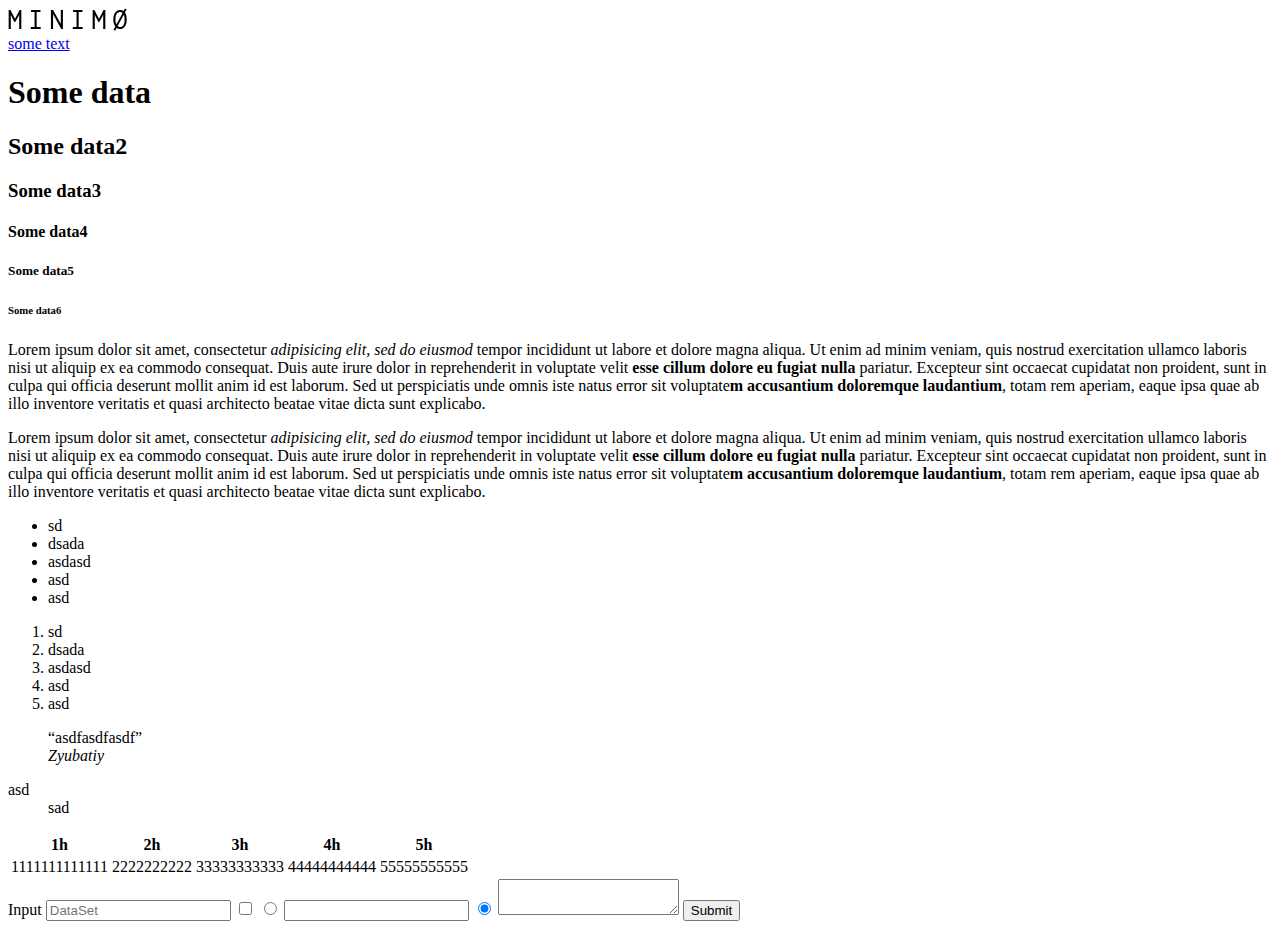
<file: Lk_1/index.html>
<!DOCTYPE html>
<html lang="en">
<head>
	<meta charset="UTF-8">
	<title>Reference to company</title>
</head>
<body>
	<header class="header" id="mainHeader">

	</header>
	<main class="main">
		<div class="@header">
			<a href="http://ssa.group" id="data" target="_blank">
				<img src="Lecture1_1psd_Logo.jpg" alt="MyImage" >
				<br/>
			some text
			</a>
			<h1>Some data</h1>
			<h2>Some data2</h2>
			<h3>Some data3</h3>
			<h4>Some data4</h4>
			<h5>Some data5</h5>
			<h6>Some data6</h6>
			<p>Lorem ipsum dolor sit amet, consectetur <em>adipisicing elit, sed do eiusmod</em> tempor incididunt ut labore et dolore magna aliqua. Ut enim ad minim veniam, quis nostrud exercitation ullamco laboris nisi ut aliquip ex ea commodo consequat. Duis aute irure dolor in reprehenderit in voluptate velit <b>esse cillum dolore eu fugiat nulla</b> pariatur. Excepteur sint occaecat cupidatat non proident, sunt in culpa qui officia deserunt mollit anim id est laborum. Sed ut perspiciatis unde omnis iste natus error sit voluptate<strong>m accusantium doloremque laudantium</strong>, totam rem aperiam, eaque ipsa quae ab illo inventore veritatis et quasi architecto beatae vitae dicta sunt explicabo. </p>

			<p>Lorem ipsum dolor sit amet, consectetur <em>adipisicing elit, sed do eiusmod</em> tempor incididunt ut labore et dolore magna aliqua. Ut enim ad minim veniam, quis nostrud exercitation ullamco laboris nisi ut aliquip ex ea commodo consequat. Duis aute irure dolor in reprehenderit in voluptate velit <b>esse cillum dolore eu fugiat nulla</b> pariatur. Excepteur sint occaecat cupidatat non proident, sunt in culpa qui officia deserunt mollit anim id est laborum. Sed ut perspiciatis unde omnis iste natus error sit voluptate<strong>m accusantium doloremque laudantium</strong>, totam rem aperiam, eaque ipsa quae ab illo inventore veritatis et quasi architecto beatae vitae dicta sunt explicabo. </p>
		</div>
		<ul>
			<li>sd</li>
			<li>dsada</li>
			<li>asdasd</li>
			<li>asd</li>
			<li>asd</li>
		</ul>
		<ol>
			<li>sd</li>
			<li>dsada</li>
			<li>asdasd</li>
			<li>asd</li>
			<li>asd</li>
		</ol>
		<blockquote>
			<q>asdfasdfasdf</q>
			<br/>
			<cite>Zyubatiy</cite>
		</blockquote>
		<dl>
			<dt>asd</dt>
			<dd>sad</dd>
		</dl>

		<table>
			
			<thead>
				<tr>
				<th>1h</th>
					<th>2h</th>
					<th>3h</th>
					<th>4h</th>
					<th>5h</th>
					</tr>
			</thead>
			<tbody>
				<tr>
					<td>1111111111111</td>
					<td>2222222222</td>
					<td>33333333333</td>
					<td>44444444444</td>
					<td>55555555555</td>
				</tr>
			</tbody>
		</table>
		<form action="#" method="GET" >
			<label for="dataser">Input</label>
			<input id="dataser" type="text" name="data" placeholder="DataSet">
			<input type="checkbox" name="as">
			<input type="radio" name="asd1" >
			<input type="password" name="asd1" >
			<input type="radio" checked name="asd1" >
			<textarea></textarea>
			<input type="submit" name="data">
		</form>
	</main>
	<footer class="footer">
		
	</footer>	
</body>
</html>
</file>
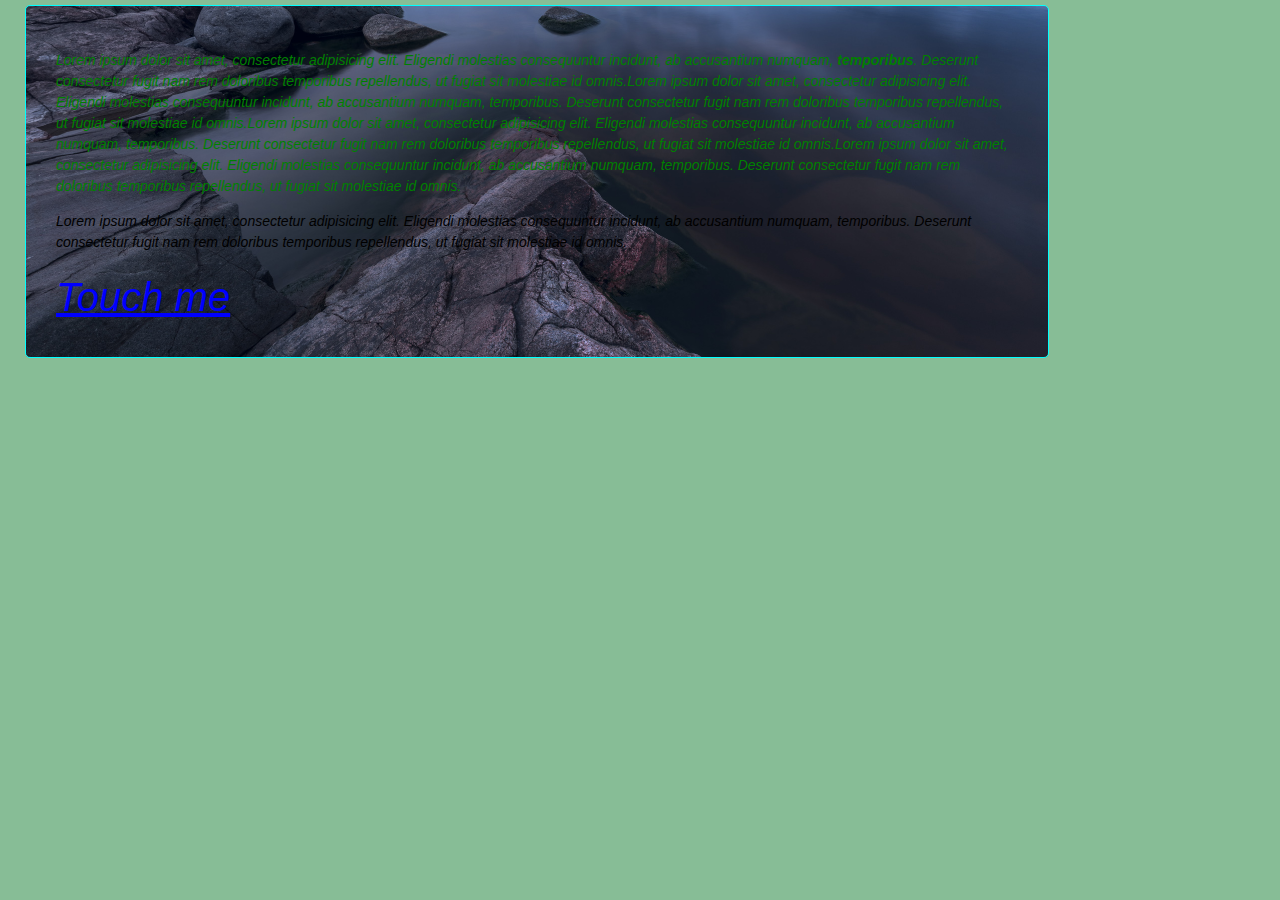
<file: Lk_2/index.html>
<!DOCTYPE html>
<html lang="en">
	<head>
		<meta charset="UTF-8">
		<title>Second Lecture</title>
		<link rel="stylesheet" type="text/css" href="Css/main.css">
	</head>
	<body>
		<header>
			<!-- <h1>LoremIpsum</h1>
			<p>Lorem ipsum dolor sit amet, consectetur adipisicing elit. Eligendi molestias consequuntur incidunt, ab accusantium numquam, temporibus. Deserunt consectetur fugit nam rem doloribus temporibus repellendus, ut fugiat sit molestiae id omnis.</p> -->
			<div class="box">
				<!-- <span class="data">
				<h1>LoremIpsum</h1>
				</span> -->
				<p>Lorem ipsum dolor sit amet, consectetur adipisicing elit. Eligendi molestias consequuntur incidunt, ab accusantium numquam, <strong>temporibus</strong>. Deserunt consectetur fugit nam rem doloribus temporibus repellendus, ut fugiat sit molestiae id omnis.Lorem ipsum dolor sit amet, consectetur adipisicing elit. Eligendi molestias consequuntur incidunt, ab accusantium numquam, temporibus. Deserunt consectetur fugit nam rem doloribus temporibus repellendus, ut fugiat sit molestiae id omnis.Lorem ipsum dolor sit amet, consectetur adipisicing elit. Eligendi molestias consequuntur incidunt, ab accusantium numquam, temporibus. Deserunt consectetur fugit nam rem doloribus temporibus repellendus, ut fugiat sit molestiae id omnis.Lorem ipsum dolor sit amet, consectetur adipisicing elit. Eligendi molestias consequuntur incidunt, ab accusantium numquam, temporibus. Deserunt consectetur fugit nam rem doloribus temporibus repellendus, ut fugiat sit molestiae id omnis.</p>
				<p>Lorem ipsum dolor sit amet, consectetur adipisicing elit. Eligendi molestias consequuntur incidunt, ab accusantium numquam, temporibus. Deserunt consectetur fugit nam rem doloribus temporibus repellendus, ut fugiat sit molestiae id omnis.</p>
				<a class="link" href="Images/image.jpg" target="_blank"> Touch me </a>
			</div>
			<!-- <div class="box2"><h1>LoremIpsum</h1>
				<p>Lorem ipsum dolor sit amet, consectetur adipisicing elit. Eligendi molestias consequuntur incidunt, ab accusantium numquam, temporibus. Deserunt consectetur fugit nam rem doloribus temporibus repellendus, ut fugiat sit molestiae id omnis.</p>
			</div>
			<div class="box box1"><h1>LoremIpsum</h1>
				<p>Lorem ipsum dolor sit amet, consectetur adipisicing elit. Eligendi molestias consequuntur incidunt, ab accusantium numquam, temporibus. Deserunt consectetur fugit nam rem doloribus temporibus repellendus, ut fugiat sit molestiae id omnis.</p>
			</div> -->
		</header>
	</body>
</html>
</file>
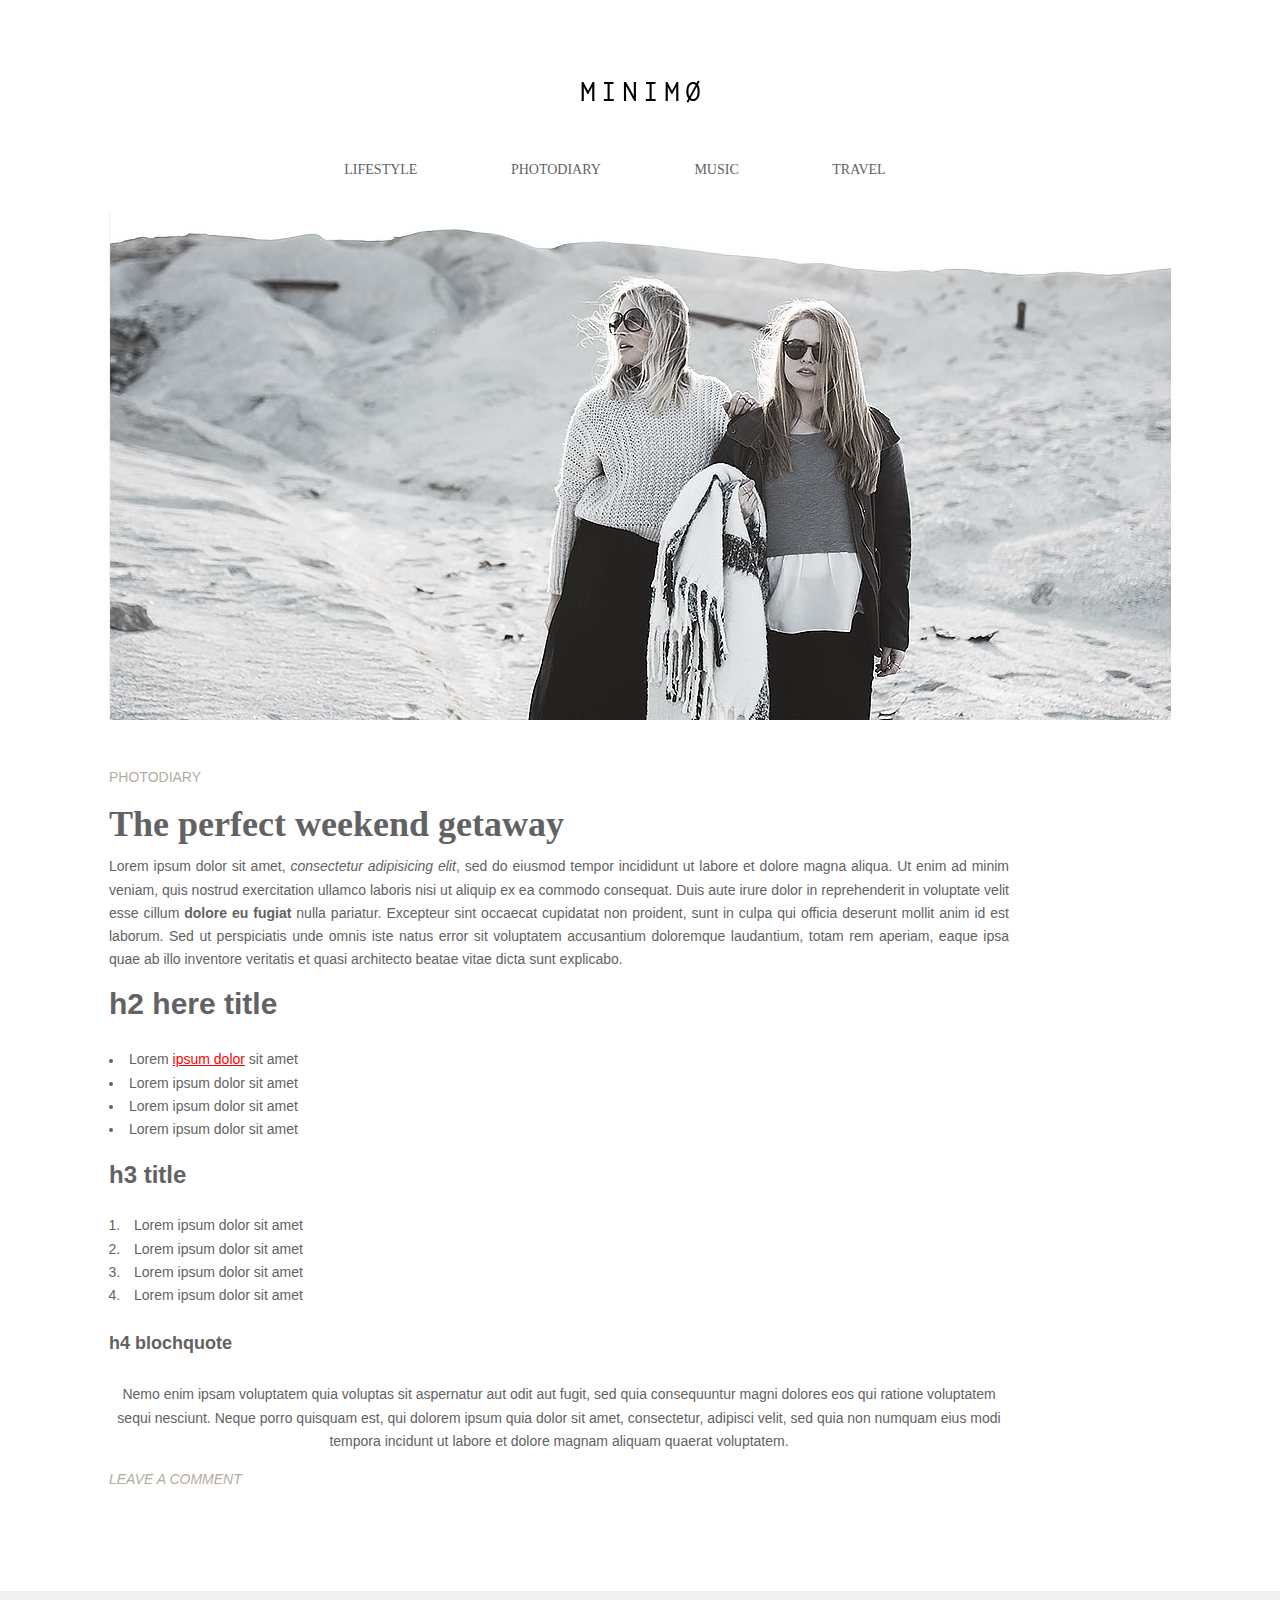
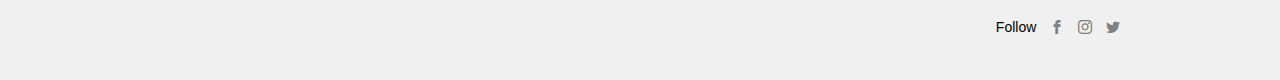
<file: Lk_2_HW/index.html>
<!DOCTYPE html>
<html lang="en">
	<head>
		<meta charset="UTF-8">
		<title>simple-first-site</title>
		<link rel="stylesheet" type="text/css" href="css/main_style.css">
	</head>
	<body>
		<header>
			<a href="/">
				<img src="images/logo.png" alt="">
			</a>
			<nav class="header-box">
				<ul class="header-ul">
					<li><a href="#">lifestyle</a></li>
					<li><a href="#">photodiary</a></li>
					<li><a href="#">music</a></li>
					<li><a href="#">travel</a></li>
				</ul>
			</div>
		</header>
		<body>
			<article class="main-article">
				<div class="image">
					<img src="images/main_image.jpg" alt="">
				</div>
				<div class="some_text">photodiary</div>
				<div class="paragraf_h1">
					<h1>The perfect weekend getaway</h1>
					Lorem ipsum dolor sit amet, <em>consectetur adipisicing elit</em>, sed do eiusmod tempor incididunt ut labore et dolore magna aliqua. Ut enim ad minim veniam, quis nostrud exercitation ullamco laboris nisi ut aliquip ex ea commodo consequat. Duis aute irure dolor in reprehenderit in voluptate velit esse cillum <strong>dolore eu fugiat</strong> nulla pariatur. Excepteur sint occaecat cupidatat non proident, sunt in culpa qui officia deserunt mollit anim id est laborum. Sed ut perspiciatis unde omnis iste natus error sit voluptatem accusantium doloremque laudantium, totam rem aperiam, eaque ipsa quae ab illo inventore veritatis et quasi architecto beatae vitae dicta sunt explicabo.
				</div>
				<div class="paragraf_h2">
					<h2>h2 here title</h2>
					<ul class="main-ul">
						<li>Lorem <span class="span_link">ipsum dolor</span> sit amet</li>
						<li>Lorem ipsum dolor sit amet</li>
						<li>Lorem ipsum dolor sit amet</li>
						<li>Lorem ipsum dolor sit amet</li>
					</ul>
				</div>
				<div class="paragraf_h3">
					<h3>h3 title</h3>
					<ol class='main-ol'>
						<li>Lorem ipsum dolor sit amet</li>
						<li>Lorem ipsum dolor sit amet</li>
						<li>Lorem ipsum dolor sit amet</li>
						<li> Lorem ipsum dolor sit amet</li>
					</ol>
				</div>
				<div class="paragraf_h4">
					<h4>h4 blochquote</h4>
					<blockquote>
						<p class="blockquote">Nemo enim ipsam voluptatem quia voluptas sit aspernatur aut odit aut fugit, sed quia consequuntur magni dolores eos qui ratione voluptatem sequi nesciunt. Neque porro quisquam est, qui dolorem ipsum quia dolor sit amet, consectetur, adipisci velit, sed quia non numquam eius modi tempora incidunt ut labore et dolore magnam aliquam quaerat voluptatem.  </p>
						<cite>Leave a comment</cite>
					</blockquote>
				</div>
			</article>
		</body>
		<footer>
			<div class="footer-box">
				<span>Follow </span>
				<ul>
					<li><a class="icon-facebook" href=""></a></li>
					<li><a class="icon-instagram" href=""></a></li>
					<li><a class="icon-twitter" href=""></a></li>
				</ul>
				<!-- <a class="f_card" href="https://www.facebook.com/">
					<img class="f" src="images/facebook.png" alt="">
					<img class="f_red" src="images/facebook_red.png" alt="">
				</a>
				<a class="t_card" href="https://twitter.com">
					<img class="t" src="images/twitter.png" alt="">
					<img class="t_red" src="images/twitter_red.png" alt="">
				</a>
				<a class="i_card" href="https://www.instagram.com/">
					<img class="i" src="images/instagram.png" alt="">
					<img class="i_red" src="images/instagram_red.png" alt="">
				</a> -->
			</div>
		</footer>
	</body>
</html>
</file>
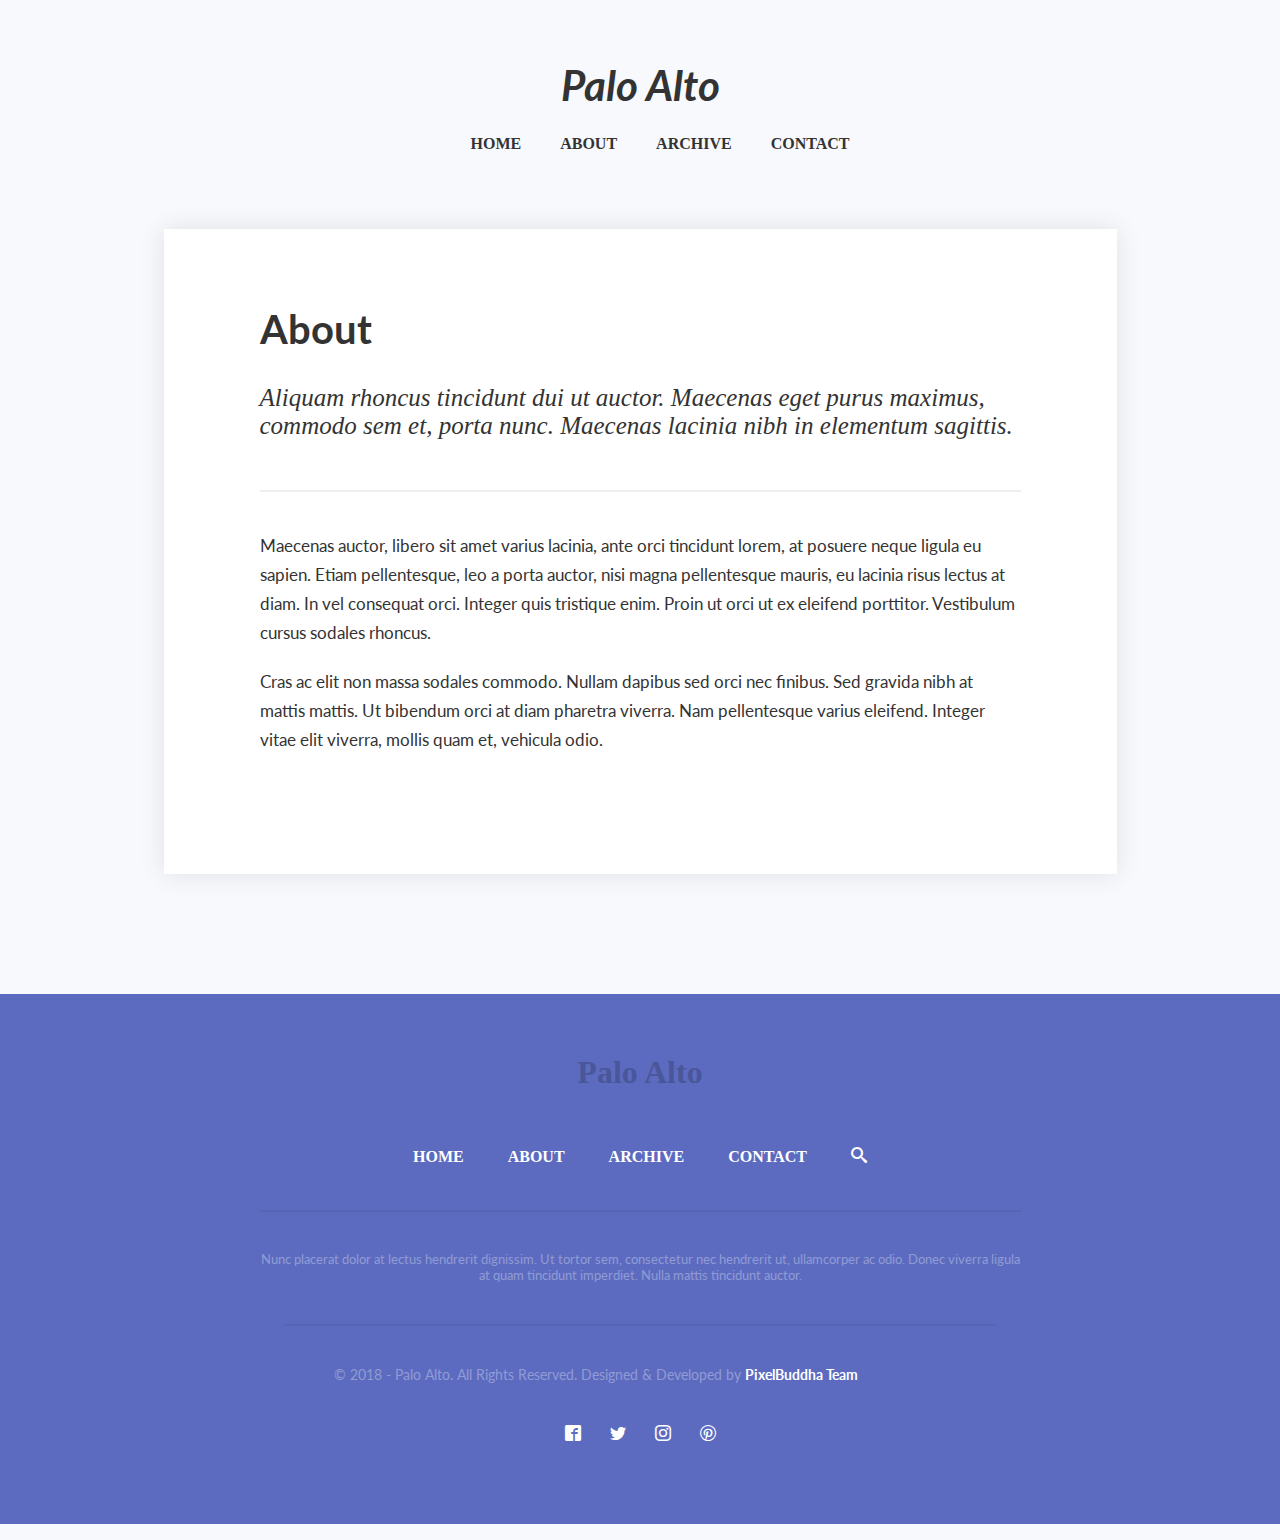
<file: Lk_3_HW/index.html>
<!DOCTYPE html>
<html lang="en">
<head>
	<meta charset="UTF-8">
	<title>Palo Alto</title>
	<link rel="stylesheet" type="text/css" href="css/main_style.css">
	<link href="https://fonts.googleapis.com/css?family=Lato" rel="stylesheet">
</head>
<body>
	<header>
		<div class='header-box'>
			<div class="title">Palo Alto</div>
			<ul class="title-ul">
				<li><a href="#">home</a></li>
				<li><a href="#">about</a></li>
				<li><a href="#">archive</a></li>
				<li><a href="#">contact</a></li>
			</ul>
		</div>
	</header>
	<main>
		<div class='main-box'>
			<h1>About</h1>
			<span class="top">Aliquam rhoncus tincidunt dui ut auctor. Maecenas eget purus maximus, commodo sem et, porta nunc. Maecenas lacinia nibh in elementum sagittis.</span>
			<div class="separator"></div>
			<p>Maecenas auctor, libero sit amet varius lacinia, ante orci tincidunt lorem, at posuere neque ligula eu sapien. Etiam pellentesque, leo a porta auctor, nisi magna pellentesque mauris, eu lacinia risus lectus at diam. In vel consequat orci. Integer quis tristique enim. Proin ut orci ut ex eleifend porttitor. Vestibulum cursus sodales rhoncus.</p>
			<p>Cras ac elit non massa sodales commodo. Nullam dapibus sed orci nec finibus. Sed gravida nibh at mattis mattis. Ut bibendum orci at diam pharetra viverra. Nam pellentesque varius eleifend. Integer vitae elit viverra, mollis quam et, vehicula odio.</p>
		</div>
	</main>
	<footer>
		<div class='footer-box'>
			<h1>Palo Alto</h1>
			<ul class="footer-ul">
				<li><a href="#">home</a></li>
				<li><a href="#">about</a></li>
				<li><a href="#">archive</a></li>
				<li><a href="#">contact</a></li>
				<li><a class="icon-search" href="#"></a></li>
			</ul>
			<div class="f_separator t" ></div>
			<p>Nunc placerat dolor at lectus hendrerit dignissim. Ut tortor sem, consectetur nec hendrerit ut, ullamcorper ac odio. Donec viverra ligula at quam tincidunt imperdiet. Nulla mattis tincidunt auctor.</p>
			<div class="f_separator b"></div>
			<span class="copyright">&copy; 2018 - Palo Alto. All Rights Reserved. Designed & Developed by
				<span class="autor">PixelBuddha Team</span>
			</span>
			<ul class="social-ul">
				<li><a class="icon-facebook2" href="#"></a></li>
				<li><a class="icon-twitter" href="#"></a></li>
				<li><a class="icon-instagram" href="#"></a></li>
				<li><a class="icon-pinterest2" href="#"></a></li>
			</ul>

		</div>
	</footer>
</body>
</html>
</file>
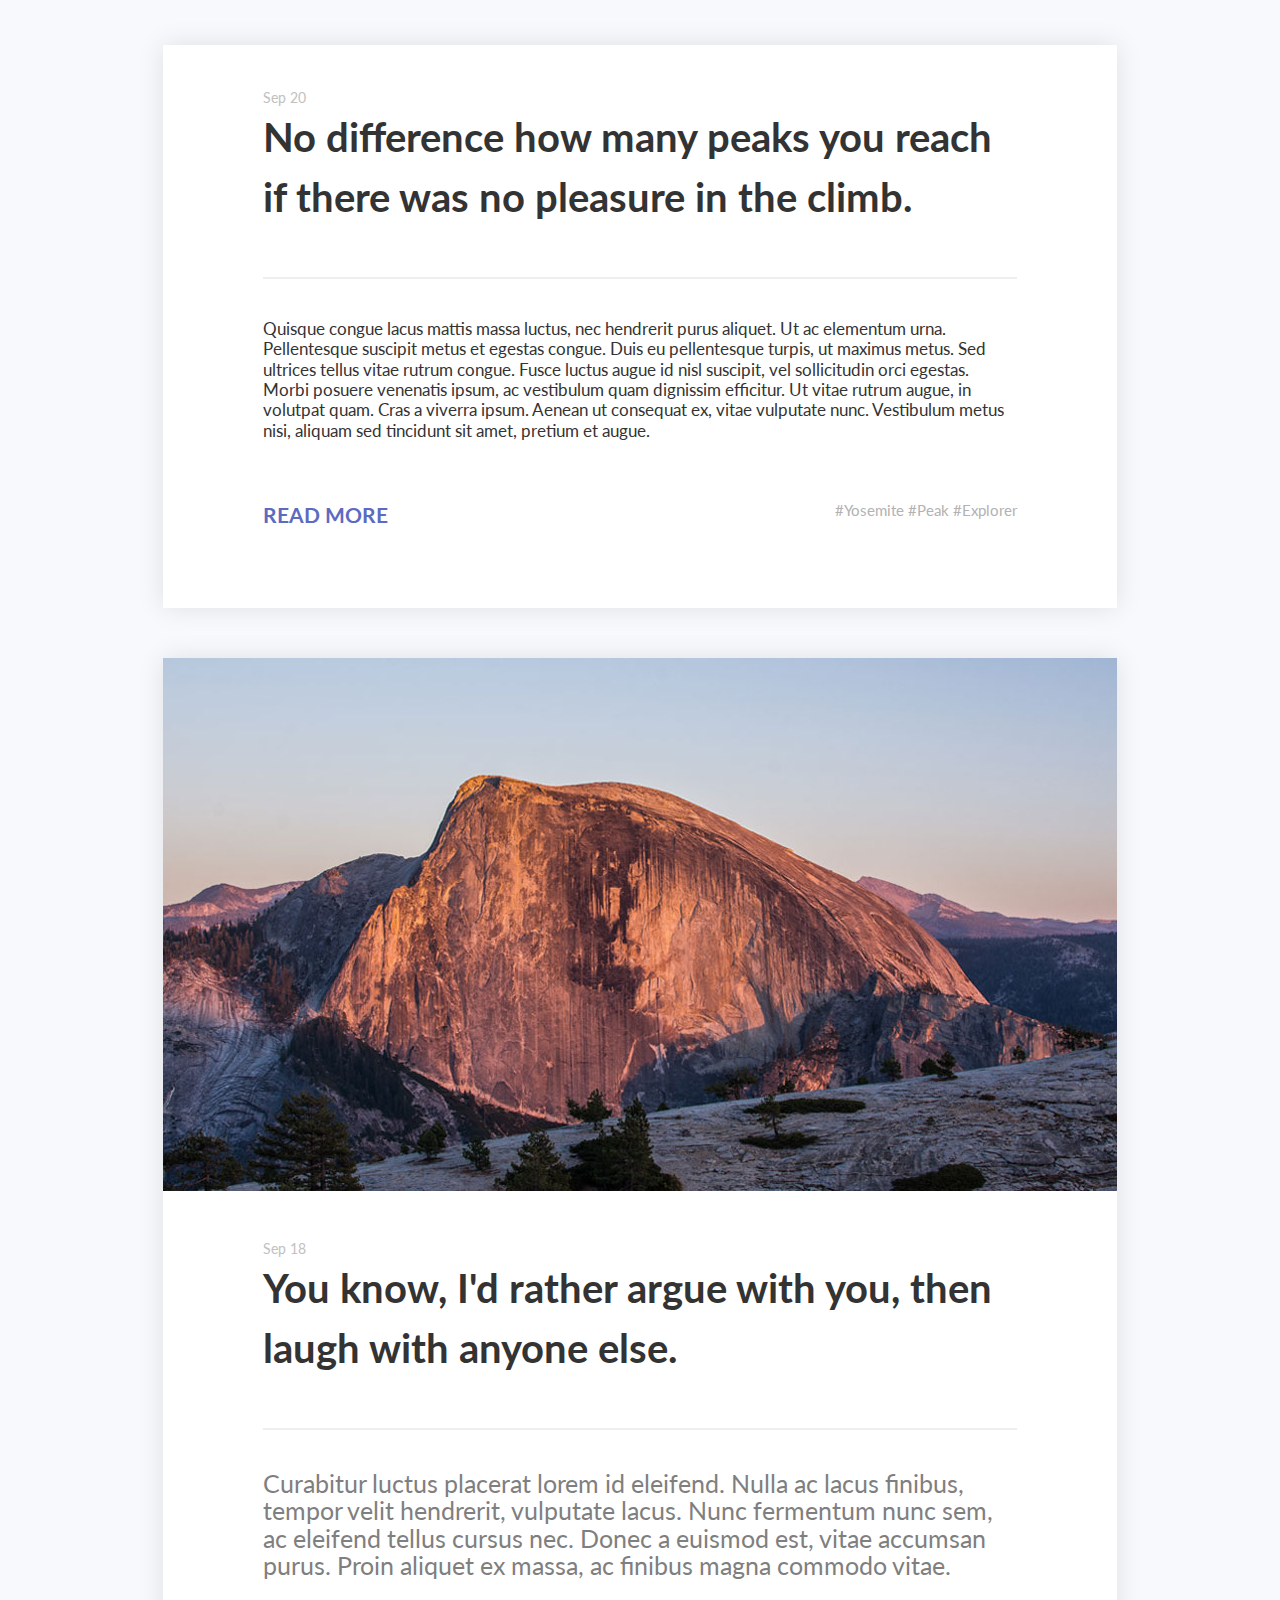
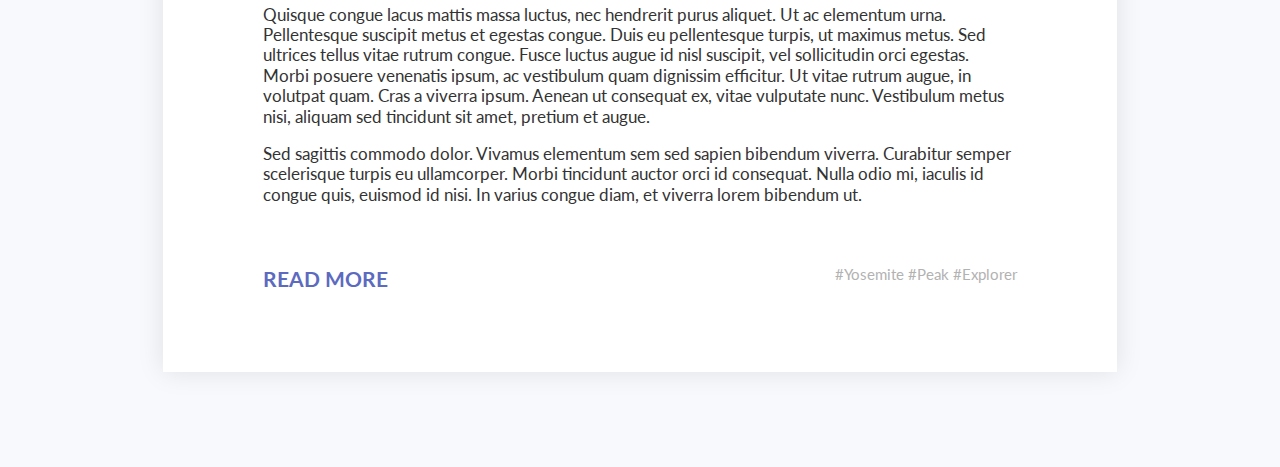
<file: Lk_4/index.html>
<!DOCTYPE html>
<html lang="en">
<head>
	<meta charset="UTF-8">
	<title>Palo Alto</title>
	<link href="https://fonts.googleapis.com/css?family=Lato:400,400i,700,700i" rel="stylesheet">
	<link rel="stylesheet" type="text/css" href="css/main_style.css">	
</head>
<body>
	<header>
		<div class='header-box'>
			<h6>Sep 20</h6>
			<h1>No difference how many peaks you reach if there was no pleasure in the climb.</h1>
			<div class="separator"></div>
			<p>Quisque congue lacus mattis massa luctus, nec hendrerit purus aliquet. Ut ac elementum urna. Pellentesque suscipit metus et egestas congue. Duis eu pellentesque turpis, ut maximus metus. Sed ultrices tellus vitae rutrum congue. Fusce luctus augue id nisl suscipit, vel sollicitudin orci egestas. Morbi posuere venenatis ipsum, ac vestibulum quam dignissim efficitur. Ut vitae rutrum augue, in volutpat quam. Cras a viverra ipsum. Aenean ut consequat ex, vitae vulputate nunc. Vestibulum metus nisi, aliquam sed tincidunt sit amet, pretium et augue.</p>
			<div class="read">
				<a class="read_more" href="#">Read more</a>
				<span class="hash">#Yosemite   #Peak   #Explorer</span>
			</div>
		</div>
	</header>
	<main>
		<div class="main-image">
				<img src="images/main-image.jpg" alt="">
		</div>
		<div class='main-box'>
			<h6>Sep 18</h6>
			<h1>You know, I'd rather argue with you, then laugh with anyone else. </h1>
			<div class="separator"></div>
			<div class="some-text">
				<p>Curabitur luctus placerat lorem id eleifend. Nulla ac lacus finibus, tempor velit hendrerit, vulputate lacus. Nunc fermentum nunc sem, ac eleifend tellus cursus nec. Donec a euismod est, vitae accumsan purus. Proin aliquet ex massa, ac finibus magna commodo vitae. 
				</p>
			</div>
			<p>Quisque congue lacus mattis massa luctus, nec hendrerit purus aliquet. Ut ac elementum urna. Pellentesque suscipit metus et egestas congue. Duis eu pellentesque turpis, ut maximus metus. Sed ultrices tellus vitae rutrum congue. Fusce luctus augue id nisl suscipit, vel sollicitudin orci egestas. Morbi posuere venenatis ipsum, ac vestibulum quam dignissim efficitur. Ut vitae rutrum augue, in volutpat quam. Cras a viverra ipsum. Aenean ut consequat ex, vitae vulputate nunc. Vestibulum metus nisi, aliquam sed tincidunt sit amet, pretium et augue.</p>
			<p class='last'>Sed sagittis commodo dolor. Vivamus elementum sem sed sapien bibendum viverra. Curabitur semper scelerisque turpis eu ullamcorper. Morbi tincidunt auctor orci id consequat. Nulla odio mi, iaculis id congue quis, euismod id nisi. In varius congue diam, et viverra lorem bibendum ut.</p>
			<div class="read">
				<a class="read_more" href="#">Read more</a>
				<span class="hash">#Yosemite   #Peak   #Explorer</span>
			</div>
		</div>
	</main>
</body>
</html>
</file>
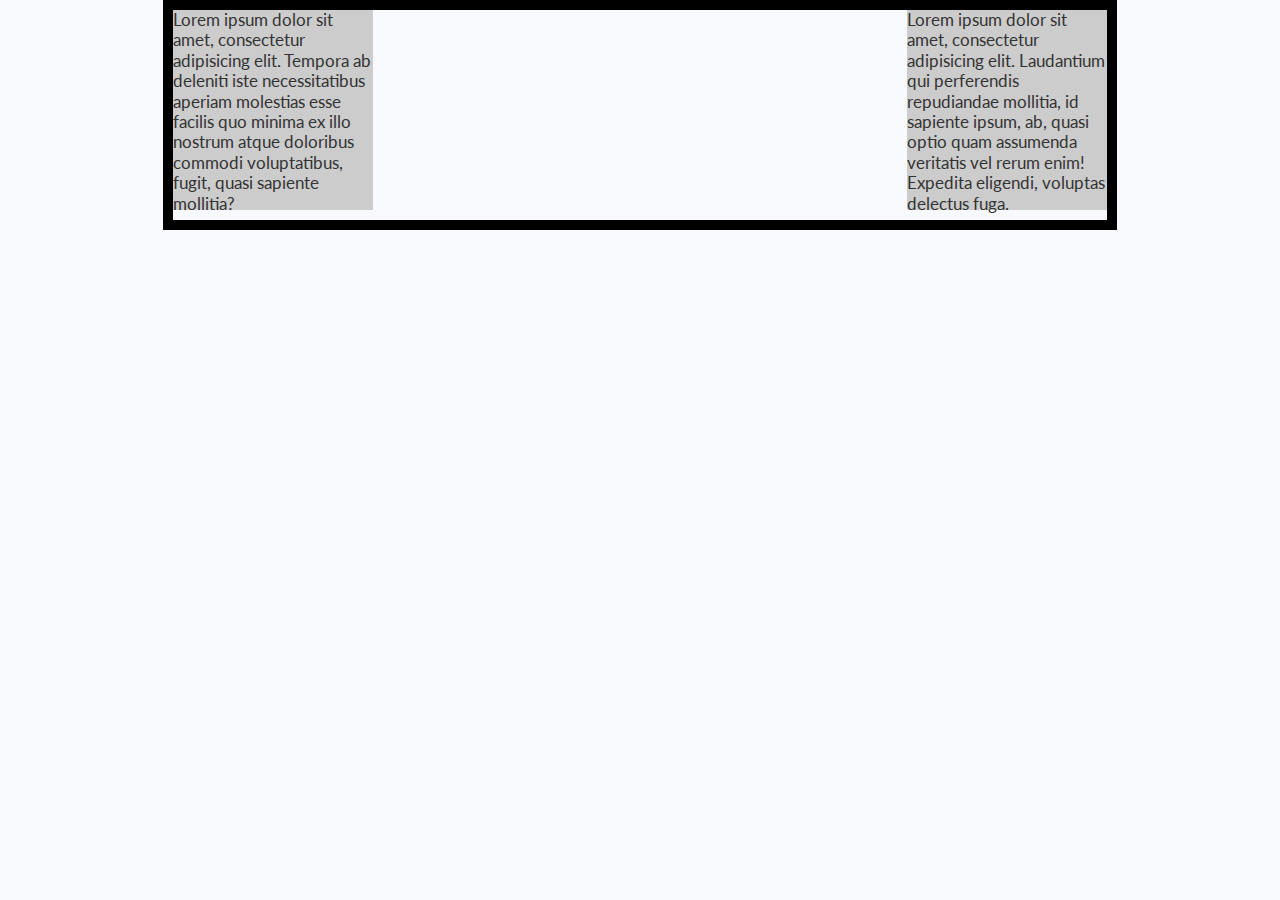
<file: Lk_4_2/index.html>
<!DOCTYPE html>
<html lang="en">
	<head>
		<meta charset="UTF-8">
		<title>Palo Alto</title>
		<link href="https://fonts.googleapis.com/css?family=Lato:400,400i,700,700i" rel="stylesheet">
		<link rel="stylesheet" type="text/css" href="css/main-css.css">
	</head>
	<body>
		<div class="page">
			<div class="box">Lorem ipsum dolor sit amet, consectetur adipisicing elit. Tempora ab deleniti iste necessitatibus aperiam molestias esse facilis quo minima ex illo nostrum atque doloribus commodi voluptatibus, fugit, quasi sapiente mollitia?
			</div>
			<div class="box box-2">Lorem ipsum dolor sit amet, consectetur adipisicing elit. Laudantium qui perferendis repudiandae mollitia, id sapiente ipsum, ab, quasi optio quam assumenda veritatis vel rerum enim! Expedita eligendi, voluptas delectus fuga.
			</div>
		</div>
	</body>
</html>
</file>
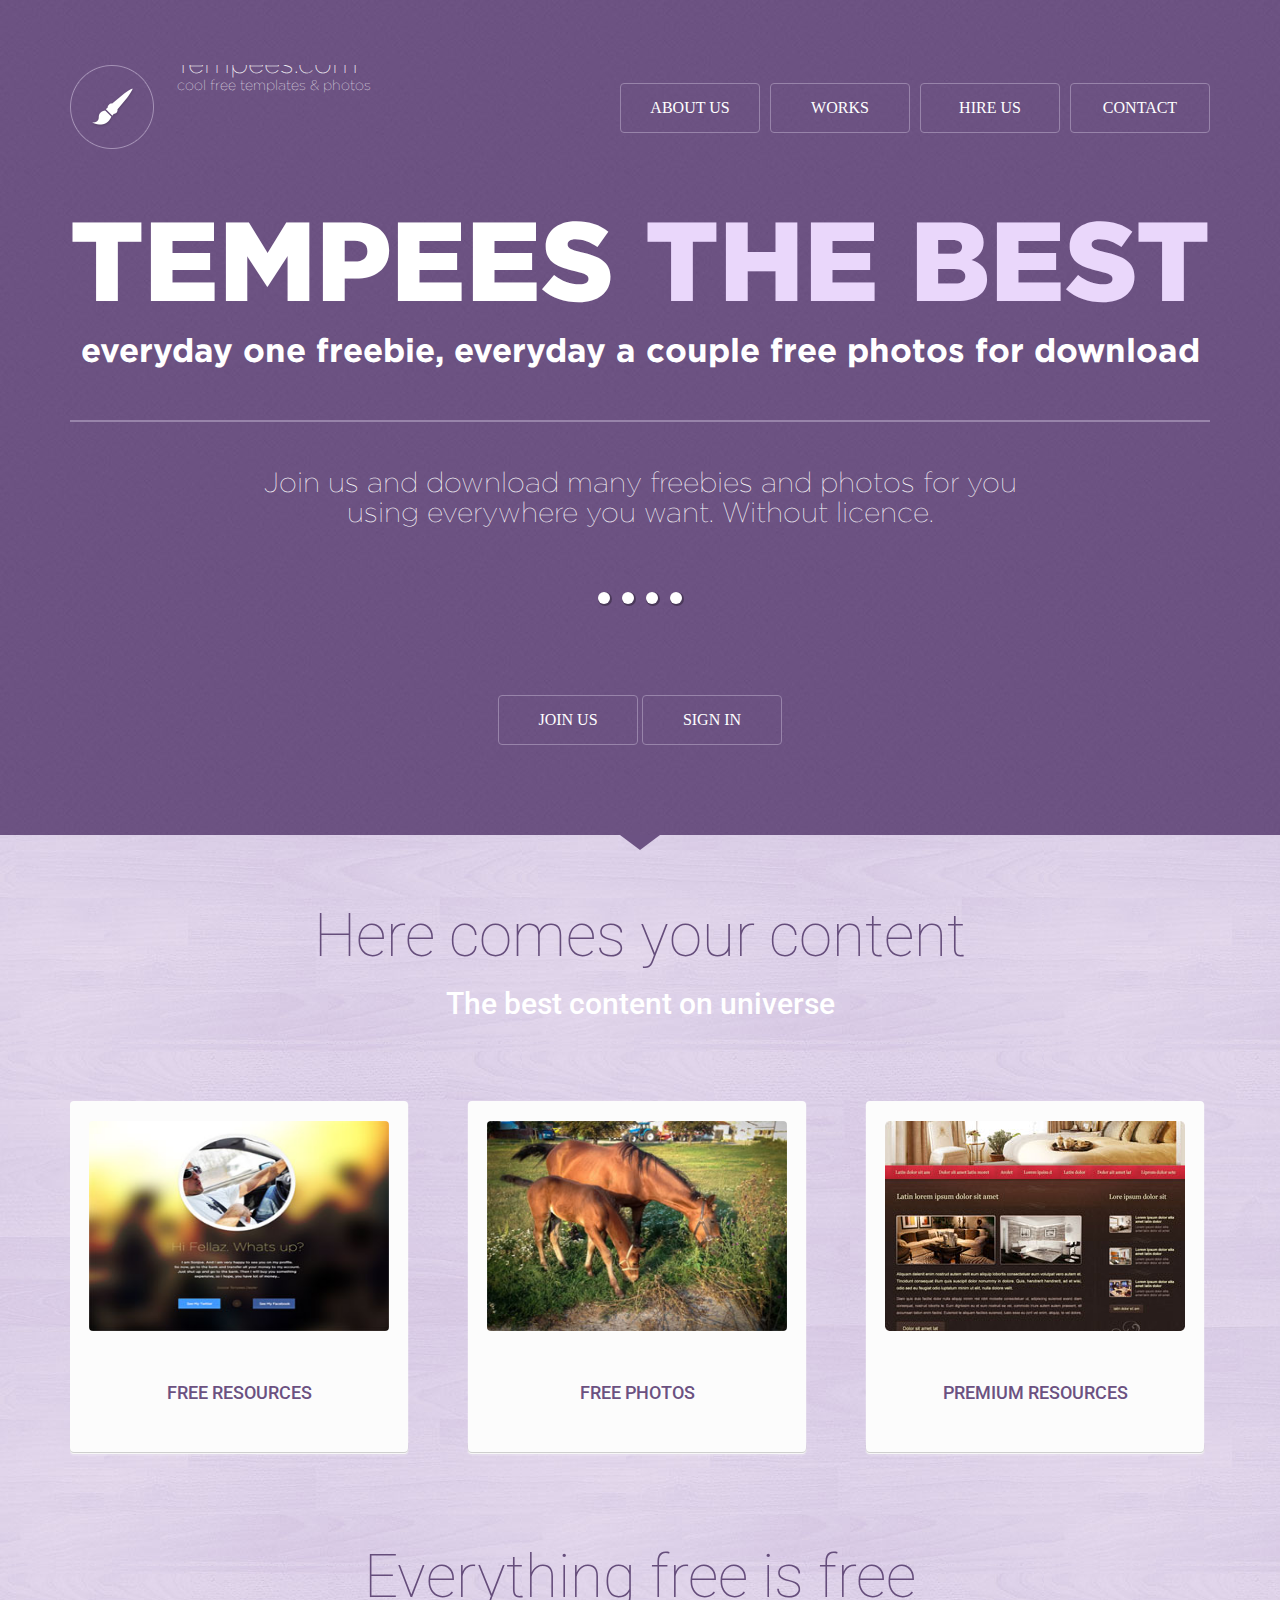
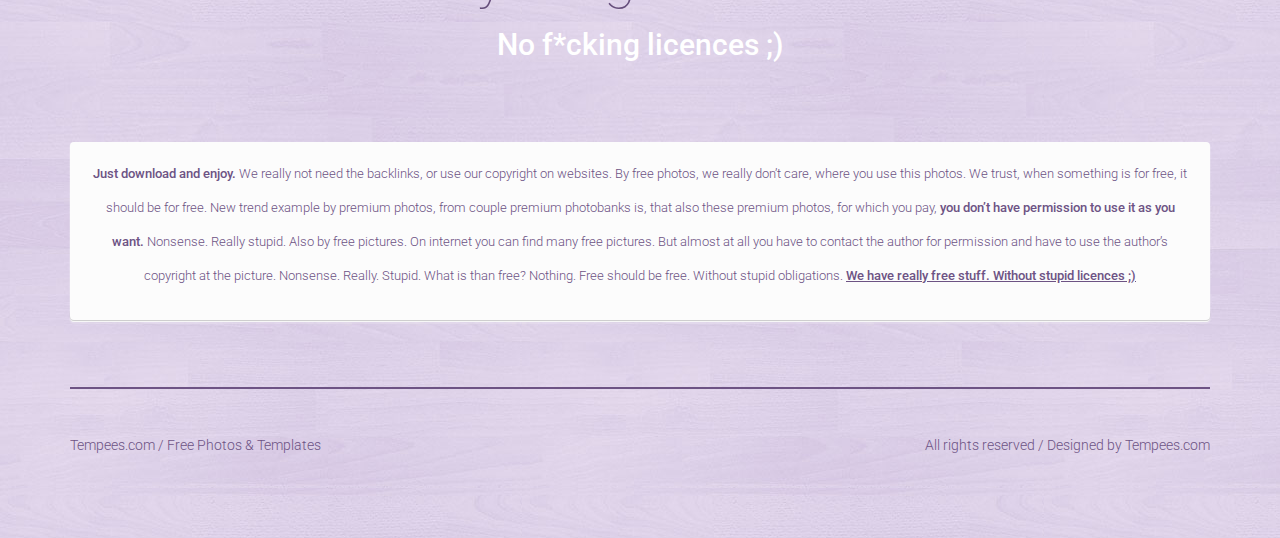
<file: Lk_4_HW/index.html>
<!DOCTYPE html>
<html lang="en">
	<head>
		<meta charset="UTF-8">
		<title>Document</title>
		<link href="https://fonts.googleapis.com/css?family=Open+Sans:400,800|Roboto:100,300,500" rel="stylesheet">
		<link rel="stylesheet" type="text/css" href="css/styles.css">
	</head>
	<body>
		<header class="header-box">
			<div class="header-child">
				<div class="float">
				<div class="logo icon-brush1">
					<a href=""><img src="images/brush.png" alt=""></a>
					<span class="logo-text">
						<span class="logo-text-top">Tempees.com</span>
						<span class="logo-text-bottom">cool free templates &amp; photos</span>
					</span>
				</div>
				<nav class="nav">
					<ul>
						<li><a href="">About US</a></li>
						<li><a href="">WOrks</a></li>
						<li><a href="">Hire US</a></li>
						<li><a href="">Contact</a></li>
					</ul>
				</nav>
			</div>
				<h1> THE BEST</h1>
				<p class="f_p">everyday one freebie, everyday a couple free photos for download</p>
				<div class="separator"></div>
				<div class="slider-box">
					<p class="l_p">Join us and download many freebies and photos for you
				using everywhere you want. Without licence.</p>
				<ul class="circle">
					<li><a href=""></a></li>
					<li><a href=""></a></li>
					<li><a href=""></a></li>
					<li><a href=""></a></li>
				</ul>
				</div>

				<div class="box">
					<ul class="auth-form">
						<li><a href="" class="auth-button">Join US</a></li>
						<li><a href="" class="auth-button">Sign in</a></li>
					</ul>
				</div>
			</div>
		</header>
		<main class="main-box">
			
			<h3>Here comes your content</h3>
			<h6>The best content on universe</h6>
			<div class="center-block">
				<div class="image-block double-bottom-border">
					<a href="" class="center-image">
						<img src="images/fellaz.jpg" alt="">
					</a>
					<p>Free resources</p>
				</div>
				<div class="image-block double-bottom-border">
					<a href="" class="center-image">
						<img src="images/horses.jpg" alt="">
					</a>
					<p>Free PHOTOS</p>
				</div>
				<div class="image-block double-bottom-border">
					<a href="" class="center-image">
						<img src="images/lorem.jpg" alt="">
					</a>
					<p>PREMIUM RESOURCES</p>
				</div>
			</div>
			<h3>Everything free is free</h3>
			<h6>No f*cking licences ;)</h6>
			<div class="bottom-block double-bottom-border">
				<span class="r-medium">Just download and enjoy.</span> We really not need the backlinks, or use our copyright on websites. By free photos, we really don’t care, where you use this photos. We trust, when something is for free,
				it should be for free. New trend example by premium photos, from couple premium photobanks is, that also these premium photos, for which you pay, <span class="r-medium">you don’t have permission to use it
				as you want.</span> Nonsense. Really stupid. Also by free pictures. On internet you can find many free pictures. But almost at all you have to contact the author for permission and have to use
				the author’s copyright at the picture. Nonsense. Really. Stupid. What is than free? Nothing. Free should be free. Without stupid obligations. <span class="r-medium under">We have really free stuff. Without stupid licences ;)</span>
			</div>
		</main>
		<footer class="footer-box">
			<div class="separator bottom"></div>
			<span class="float-l">Tempees.com / Free Photos &amp; Templates</span>
			<span class="float-r">All rights reserved / Designed by Tempees.com</span>
		</footer>
	</body>
</html>
</file>
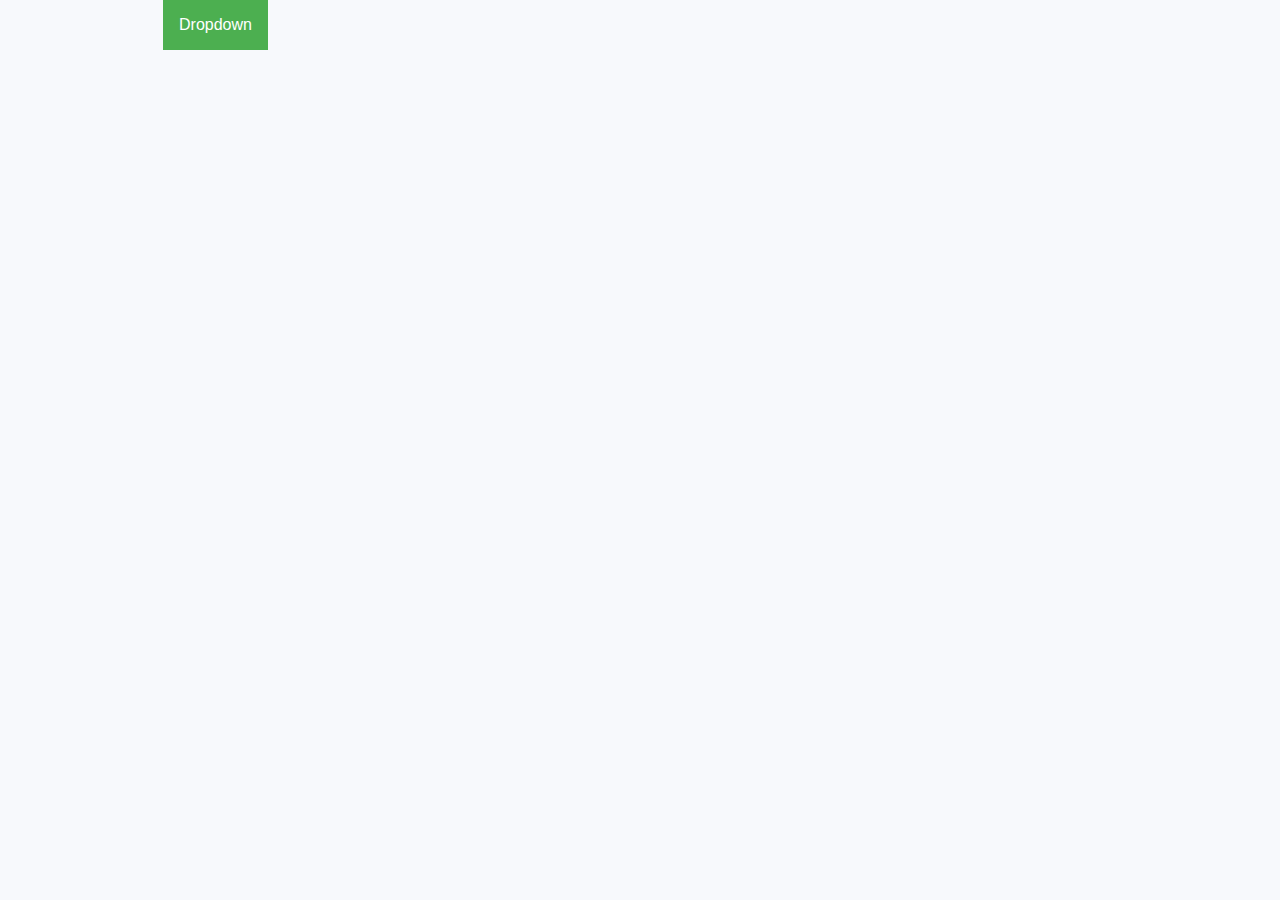
<file: Lk_5_DropDowns/index.html>
<!DOCTYPE html>
<html lang="en">
	<head>
		<meta charset="UTF-8">
		<title>DropDowns</title>
		<link href="https://fonts.googleapis.com/css?family=Lato:400,400i,700,700i" rel="stylesheet">
		<link rel="stylesheet" type="text/css" href="css/main-css.css">
	</head>
	<body>
		<div class="page">
			<div class="dropdown">
				<button class="dropbtn">Dropdown</button>
				<div class="dropdown-content">
				    <a href="#">Link 1</a>
				    <a href="#">Link 2</a>
				    <a href="#">Link 3</a>
				</div>
			</div>
		</div>
	</body>
</html>
</file>
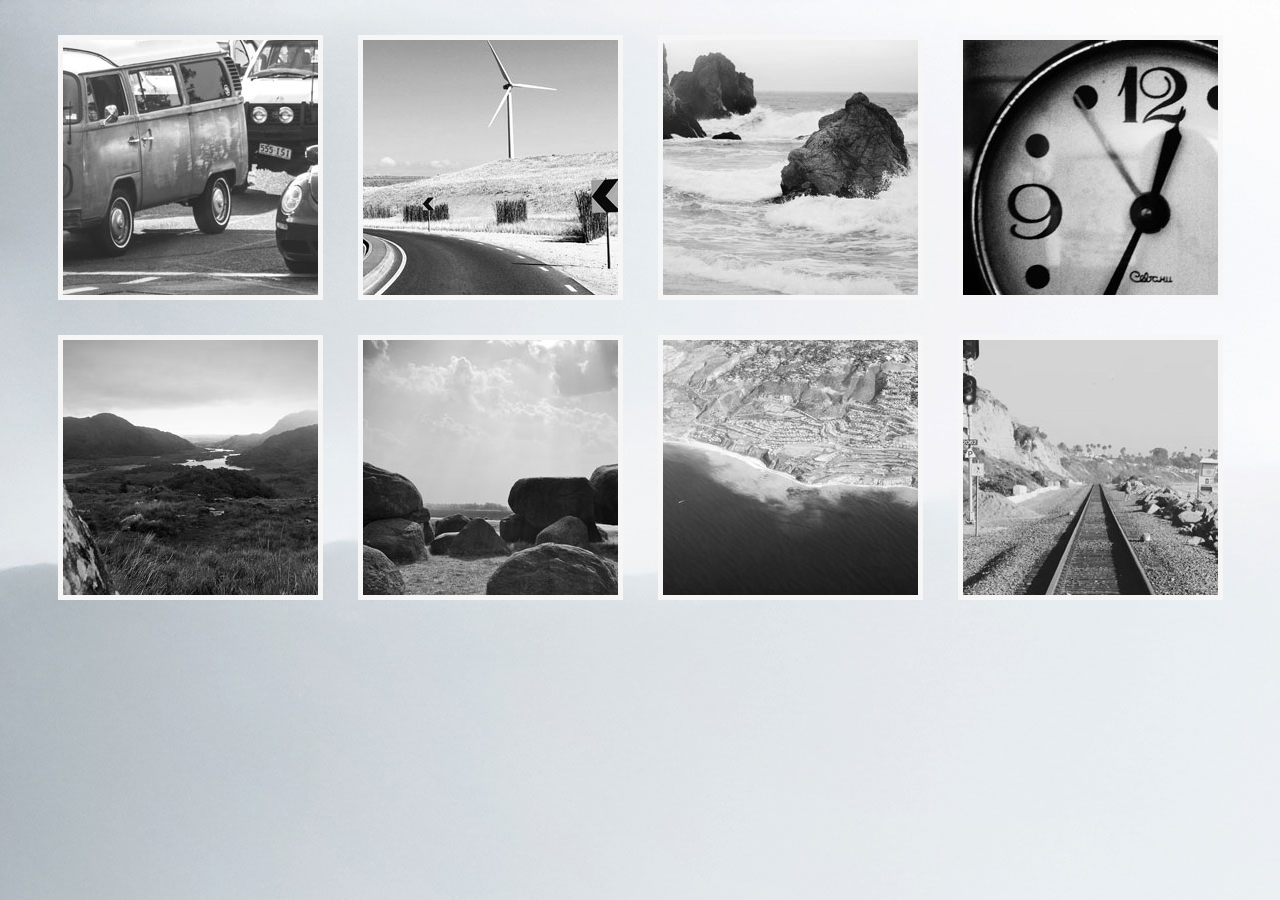
<file: Lk_6/index.html>
<!DOCTYPE html>
<html lang="en">
<head>
	<meta charset="UTF-8">
	<title>Document</title>
	<link href="https://fonts.googleapis.com/css?family=Yanone+Kaffeesatz" rel="stylesheet">
	<link rel="stylesheet" type="text/css" href="css/style.css">
</head>
<body>
	<main>
		<div class="holder">
			<div class="child-holder">
				<div class="box">
					<img src="images/autos.jpg" alt="autos">
					<div class="box top">
						<span>
							<span class="h-bold">Awesome Day</span>
							<br/>
							<span>View from above</span>
						</span>
						<time datetime="0125">
							<span class="h-bold">JAN</span>
							<br/>
							<span>25th</span>
						</time>
					</div>
					<div class="box bottom"></div>
				</div>
				<div class="box">
					<img src="images/road.jpg" alt="road">
					<div class="box top"></div>
					<div class="box bottom"></div>
				</div>
				<div class="box">
					<img src="images/beach.jpg" alt="beach">
					<div class="box top"></div>
					<div class="box bottom"></div>
				</div>
				<div class="box">
					<img src="images/clock.jpg" alt="clock">
					<div class="box top"></div>
					<div class="box bottom"></div>
				</div>
				<div class="box">
					<img src="images/river.jpg" alt="river">
					<div class="box top"></div>
					<div class="box bottom"></div>
				</div>
				<div class="box">
					<img src="images/stones.jpg" alt="stones">
					<div class="box top"></div>
					<div class="box bottom"></div>
				</div>
				<div class="box">
					<img src="images/city.jpg" alt="city">
					<div class="box top"></div>
					<div class="box bottom"></div>
				</div>
				<div class="box">
					<img src="images/railway.jpg" alt="railway">
					<div class="box top"></div>
					<div class="box bottom"></div>
				</div>
			</div>
		</div>
	</main>
</body>
</html>
</file>
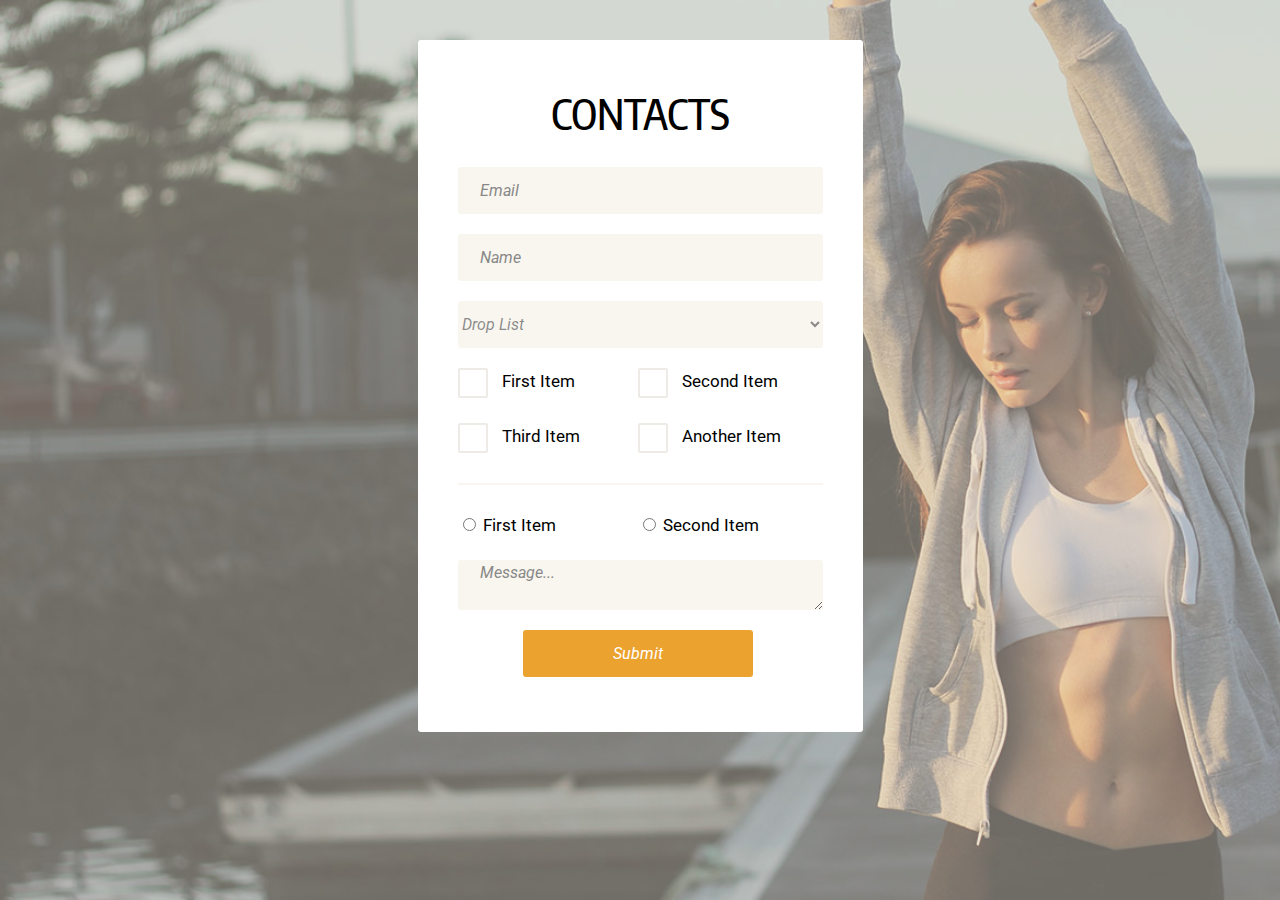
<file: Lk_7/index.html>
<!DOCTYPE html>
<html lang="en">
	<head>
		<meta charset="UTF-8">
		<title>Document</title>
		<link href="https://fonts.googleapis.com/css?family=Encode+Sans+Condensed:500|Roboto:400,400i,500" rel="stylesheet">
		<link rel="stylesheet" type="text/css" href="css/style.css">
	</head>
	<body >
		<div class="page">
			<section class="contact-form">
				<div class="bg" style="background-image: url('images/background.jpg');"></div>
				<form method="POST" action="" class="contacts">
						<h1>Contacts</h1>
						<input type="email" placeholder="Email" class="block">
						<input type="text" placeholder="Name" class="block">
						<select class="block">
							<option value="" disabled selected>Drop List</option>
							<option value="First Item">First Item</option>
							<option value="Lorem First Item">Lorem First Item</option>
							<option value="Lorem Item First Item">Lorem Item First Item</option>
							<option value="Lorem Item">Lorem Item</option>
						</select>
						<ul class="checkboxes">
							<li>
								<input name="check" id="first" type="checkbox">
								
								<label for="first">
									<span class="fake-check"></span>
									First Item
								</label>
							</li>
							<li>
								<input name="check" id="second" type="checkbox">
								<label for="second">
									<span class="fake-check"></span>
									Second Item
								</label>
							</li>
							<li>
								<input name="check" id="third" type="checkbox">
								<label for="third">
									<span class="fake-check"></span>
									Third Item
								</label>
							</li>
							<li>
								<input name="check" id="another" type="checkbox">								
								<label for="another">
									<span class="fake-check"></span>
									Another Item
								</label>
							</li>
						</ul>
						<div class="border"></div>
						<ul class="radioButtons" >
							<li>
								<input id="first-radio" name="radio" type="radio">
								<label for="first-radio">First Item</label>
							</li>
							<li>
								<input id="second-radio" name="radio" type="radio">
								<label for="second-radio">Second Item</label>
							</li>
						</ul>
						<textarea placeholder="Message..." class="block" cols="30" rows="10"></textarea>
						<input type="submit" class="block" value="Submit">
					</form>
			</section>
		</div>
	</body>
</html>
</file>
<file: Lk_2/Css/main.css>
* {
	box-sizing: border-box;
}

body {

	background: rgba(15,124,45,0.5);
	margin: 0;
	font: oblique 14px/1.5 Times new Rowman, Arial, sans-serif;
}

.box {
	/*height: 200px;*/
	width: 80%;
	min-width: 50%;
	border: 1px solid aqua;
	border-radius: 5px;
	/*border-width: 5px 8px 0 12px;
	border-style: dotted;
	border-color: aqua;*/
	/*background: rgba(200,200,200, 0.2);*/
	padding: 30px;
	margin: 5px 5px 5px 25px;
	box-sizing: border-box;

	/*background-image: url('../Images/image.jpg');
	background-repeat: no-repeat;
	background-size: contain;*/
	background: rgba(200,200,200, 0.2) url('../Images/image.jpg') 100% 100%/cover no-repeat;
}

.box.box1 {
	max-width: 80%;
	min-width: 50%;
	border: 3px solid snow;
	border-radius: 5px;
}
	

.box1 {
	max-width: 80%;
	min-width: 50%;
	border: 50px solid snow;
	border-radius: 5px;
}

span ~ p {
	text-align: right;
}

h1 {
	color: red;
}

.data h1 {
	color: aqua;
	border-bottom: 2px dotted aqua;
}

div h1 {
	color:  green;
}

/*.box p {
	text-align: justify;
	text-transform: capitalize;
	text-decoration: unset;
}*/


.box p:first-child {
	color:  green;
}

.link {
	font-size: 40px;
	color: blue;
}



.box:hover .link {
	text-decoration: none;
	/*color: green;*/
}

.link:hover {
	font-size: 40px;
	color: green;
}
</file>
<file: Lk_2_HW/css/main_style.css>
* {
	box-sizing: border-box;
}

body {
	margin: auto;
	width: 1062px;
	font: 14px/1.65 Georgia, Helvetica, sans-serif;
	color: #626262;
}

img {
	border: 0;
}

@font-face {
  font-family: 'icomoon';
  src:  url('../fonts/icomoon.eot?4oy9uc');
  src:  url('../fonts/icomoon.eot?4oy9uc#iefix') format('embedded-opentype'),
    url('../fonts/icomoon.ttf?4oy9uc') format('truetype'),
    url('../fonts/icomoon.woff?4oy9uc') format('woff'),
    url('../fonts/icomoon.svg?4oy9uc#icomoon') format('svg');
  font-weight: normal;
  font-style: normal;
}

[class^="icon-"], [class*=" icon-"] {
  /* use !important to prevent issues with browser extensions that change fonts */
  font-family: 'icomoon' !important;
  speak: none;
  font-style: normal;
  font-weight: normal;
  font-variant: normal;
  text-transform: none;
  line-height: 1;

  /* Better Font Rendering =========== */
  -webkit-font-smoothing: antialiased;
  -moz-osx-font-smoothing: grayscale;
}

.icon-facebook:before {
  content: "\ea90";
}
.icon-instagram:before {
  content: "\ea92";
}
.icon-twitter:before {
  content: "\ea96";
}


/*header*/
header img {
	margin: 80px auto 55px;
	display: block;
    margin-left: auto;
    margin-right: auto;
}

.header-box {
	font-family: "Times New Roman", Times, serif;
	text-transform: uppercase;
	margin: 0 0 30px;
	text-align: center;
}

.header-ul li {
	display: inline-block;
	list-style-type: none;
	margin: 0 90px 0 0;	
}

.header-ul li a {
	text-decoration: none;
	color: #626262;
}

.header-ul li a:hover {
	color: #ea1313;
}
/*header*/

/*main*/
.image img {
	margin: 0 0 39px;
}
.some_text {
	font-size: 14px;
	text-transform: uppercase;
	color: #b4ad9e;
	margin: 0 0 5px;
}

.paragraf_h1 {
	width: 900px;
	text-align: justify;
	margin: 0 0 8px;
}

.paragraf_h1 h1 {
	font: bold 36px/1.7 "Times New Roman", Times, serif;
	margin: 0;
}

.paragraf_h2 h2 {
	font-weight: bold;
	font-size: 30px;
	margin: 0 0 20px;
}

.paragraf_h2 {
	margin: 0 0 10px;
}

.paragraf_h3 h3 {
	font-weight: bold;
	font-size: 24px;
	margin: 0 0 20px;
}

.span_link {
	color: red;
	text-decoration: underline;
}
.main-ol {
	margin: 15px;
	padding: 0;
}

.main-ol li {
	margin: 0;
	padding: 0 0 0 10px;
}

.main-ul {
	padding: 0;
	list-style: none;
}

.main-ul li {
	padding: 0 0 0 20px;
}

.main-ul li:before {
	content: '';
	width: 4px;
	height: 4px;
	display: inline-block;
	background: #626262;
	margin: 0 16px 0 -20px;
	border-radius: 50%;
	vertical-align: middle;
}

.paragraf_h3 {
	margin: 0 0 22px;
}

.paragraf_h4 h4 {
	font-weight: bold;
	font-size: 18px;
	margin: 0 0 25px;
}
blockquote {
	margin: 0;
}

.blockquote {
	text-align: center;
	width: 900px;
	margin: 0 0 15px;
}

blockquote cite {
	text-transform: uppercase;
	color: #b4ad9e;
}
/*main*/
/*footer*/
.f_card {
	position: relative;
    display: inline-block;
}

.f_card .f_red {
	display: none;
    position: absolute;
    top: 0;
    left: 0;
    z-index: 99;
}

.f_card:hover .f_red {
	display: inline;
}

.t_card {
	position: relative;
    display: inline-block;
}

.t_card .t_red {
	display: none;
    position: absolute;
    top: 0;
    left: 0;
    z-index: 99;
}

.t_card:hover .t_red {
	display: inline;
}

.i_card {
	position: relative;
    display: inline-block;
}

.i_card .i_red {
	display: none;
    position: absolute;
    top: 0;
    left: 0;
    z-index: 99;
}

.i_card:hover .i_red {
	display: inline;
}

footer {
	position: absolute;
	left: 0px;
    width: 100%;
	margin: 100px 0 0 0;
	padding: 25px 0 40px;
	background: #f0f0f0;
}

.footer-box {
	float: right;
	margin: 0 110px 0 0;
}

.footer-box span {
	color: #000;
}

.footer-box ul {
	display: inline-block;	
	margin: 0 50px 0 0;
	padding: 0;
	vertical-align: middle;
}

.footer-box ul li {
	display: inline-block;
	margin: 0 0 0 10px;
}

.footer-box ul li a {
	text-decoration: none;
	color: grey;
}

.footer-box ul li a:hover {
	color: red;
}

/*footer*/
</file>
<file: Lk_3_HW/css/main_style.css>
* {
	box-sizing: border-box;
}

body {
	margin: auto;
	font: 17px/ 'Lato', sans-serif;
	color: #333333;
	background: #f7f9fc;
}

img {
	border: 0;
}

@font-face {
  font-family: 'icomoon';
  src:  url('../fonts/icomoon.eot?i06t30');
  src:  url('../fonts/icomoon.eot?i06t30#iefix') format('embedded-opentype'),
    url('../fonts/icomoon.ttf?i06t30') format('truetype'),
    url('../fonts/icomoon.woff?i06t30') format('woff'),
    url('../fonts/icomoon.svg?i06t30#icomoon') format('svg');
  font-weight: normal;
  font-style: normal;
}

[class^="icon-"], [class*=" icon-"] {
  /* use !important to prevent issues with browser extensions that change fonts */
  font-family: 'icomoon' !important;
  speak: none;
  font-style: normal;
  font-weight: normal;
  font-variant: normal;
  text-transform: none;
  line-height: 1;

  /* Better Font Rendering =========== */
  -webkit-font-smoothing: antialiased;
  -moz-osx-font-smoothing: grayscale;
}

.icon-search:before {
  content: "\e986";
}
.icon-facebook2:before {
  content: "\ea91";
}
.icon-instagram:before {
  content: "\ea92";
}
.icon-twitter:before {
  content: "\ea96";
}
.icon-pinterest2:before {
  content: "\ead2";
}


/*header*/
header {
	padding: 60px 0 0;
	width: 953px;
	margin: auto;
	text-align: center;
}
.header-box {
	margin: 0;
	padding: 0 0 60px;	
}

.title {
	font: italic bold 42px/1.2 'Lato', sans-serif;
	margin: 0 0 25px;
}

.title-ul {
	text-transform: uppercase;
}

.title-ul li {
	display: inline-block;
	list-style-type: none;
	font-weight: bold;
	padding: 0 17.5px 0;
}

.title-ul li a {
	text-decoration: none;
	color: #333333;
}

.title-ul li a:hover {
	color: #c5c5c5;
}
/*header*/
/*main*/
main {
	margin: 0;
	padding: 0 0 120px;
}

.main-box {
	margin: auto;
	width: 953px;
	height: 645px; 
	box-shadow: 0 0 25px 0 rgba(0,0,0,0.1);
	background: #ffffff;
	padding: 70px 96px 120px;
}

.main-box h1 {
	margin: 0;
	font: 40px/1.5 'Lato', sans-serif;
	font-weight: bold;
	padding: 0 0 25px;
}

.main-box .top {
	font-size: 25px;
	font-style: italic;		
}

.separator {
	color: #7f7f7f;
	border-bottom: 2px solid #eeeeee; 
	padding: 50px 0 0;
	margin: 0 0 40px
}
.main-box p {
	margin: 0 0 20px;
	font: 17px/1.7 'Lato', sans-serif;
}
/*main*/
/*footer*/
footer {
	background: #5c6bc0;
	color: #909bd4;
	padding: 0;
}
.footer-box {
	margin:  auto;
	width: 953px;
	padding: 0;
}

.footer-box h1 {
	text-align: center;
	padding: 60px 0 40px;
	margin: 0;
	color: #4a569a;
}

.f_separator {
	border-bottom: 2px solid #5765b5; 
}

.f_separator.t {
	padding: 28px 0 0;
	margin: 0 95px 40px;
}

.f_separator.b {
	padding: 40px 0 0;
	margin: 0 120px 40px;
}

.footer-ul {
	text-transform: uppercase;
	padding: 0;
	text-align: center;
}

.footer-ul li {
	display: inline-block;
	list-style-type: none;
	font-weight: bold;
	padding: 0 20px 0;
}

.footer-ul li a {
	text-decoration: none;
	color: #ffffff;
}

.footer-ul li a:hover {
	color: #9da6d9;
}

.footer-box p {
	margin: 0 95px 0;
	font: 13px/1.2 'Lato', sans-serif;
	text-align: center;
}

.copyright {
	display: inline-block;
	padding: 0 170px 0;
	font: 14px/1.2 'Lato', sans-serif;
	text-align: center;
}

.autor {
	display: inline-block;
	font-weight: bold;
	color: white;
}

.social-ul {
	padding: 25px 0 80px;
	text-align: center;
}

.social-ul li {
	display: inline-block;
	list-style-type: none;
	padding: 0 12.5px 0;
}

.social-ul li a {
	text-decoration: none;
	color: #ffffff;
}

.social-ul li a:hover {
	color: #9da6d9;
}
/*footer*/
</file>
<file: Lk_4/css/main_style.css>
* {
	box-sizing: border-box;
}

body {
	margin: auto;
	width: 954px;
	font: 17px/1.2 'Lato', sans-serif;
	color: #333333;
	background: #f7f9fc;
	text-align: left;
}

img {
	border: 0;
}

/*header*/
header {
	padding: 45px 0 0;
	margin: 0;
}

.header-box {
	margin: 0 auto 0;
	box-shadow: 0 0 25px 0 rgba(0,0,0,0.1);
	background: #ffffff;
	padding: 45px 100px 0;
}

h6 {
	padding: 0;
	margin: 0;
	color: #c1c1c1;
	font: 14px/1.2 'Lato', sans-serif;
}

h1 {
	padding: 0;
	margin: 0;
	font: bold 40px/1.5 'Lato', sans-serif;
}

.separator {
	padding: 50px 0 0;
	margin: 0 0 40px;
	border-bottom: 2px solid #eeeeee; 
}

.header-box p {
	padding: 0;
	margin: 0 0 60px;
}

.read {
	padding: 0 0 80px;
	margin: 0;
}

.read_more {
	display: inline-block;
	color: #5c6bc0;
	text-decoration: none;
	text-transform: uppercase;
	font: bold 21px/1.3 'Lato', sans-serif; 
}

.hash {
	float: right;
	color: #b2b2b2;
	font: 15px/1.3 'Lato', sans-serif; 
	display: inline-block;
}
/*header*/
/*main*/
main {
	padding: 0;
	margin: 50px auto 95px;
	box-shadow: 0 0 25px 0 rgba(0,0,0,0.1);
	background: #ffffff;
}
.main-image {
	margin: 0;
	padding: 0 0 45px;
}

.main-box {
	margin: 0 auto 0;
	padding: 0 100px 0;
}

.some-text {
	padding: 0;
	margin: 0;
}

.some-text p {
	color: #7f7f7f;
	font: 25px/1.1 'Lato', sans-serif; 
}

p.last {
	margin: 0 0 60px;
}
/*main*/
</file>
<file: Lk_4_2/css/main-css.css>
* {
	box-sizing: border-box;
}

body {
	margin: auto;
	width: 954px;
	font: 17px/1.2 'Lato', sans-serif;
	color: #333333;
	background: #f7f9fc;
	text-align: left;
}

img {
	border: 0;
}

.block {
	display: table-cell;
	width: 33.33%;
	border: 1px solid #fff;
	vertical-align: middle;
}

.page {
	border: 10px solid #000;
	/*overflow: hidden;*/
}

.page:after {
	content: '';
	display: block;
	clear: both;
}

.box {
	height: 200px;
	width: 200px;
	background: #ccc;
	margin: 0 0 10px;
	float: left;
}
.box-2 {
	float: right;
}
</file>
<file: Lk_4_HW/css/styles.css>
*, *:after, *:before {
	box-sizing: border-box;
}

body {
	background: #d1c0df;
	text-align: center;
	color: #333333;
	margin: 0;
	padding: 0;
	background-image: url('../images/background.jpg');
	background-repeat: repeat;
}

img {
	border: 0;
}

@font-face {
	font-family: "Gotham Black";
	src: url("../fonts/Gotham-Black.otf") format("opentype");

	font-weight: black;
	font-style: normal;
}

@font-face {
	font-family: "Gotham Bold";
	src: url("../fonts/Gotham-Bold.otf") format("opentype");

	font-weight: bold;
	font-style: normal;
}

@font-face {
	font-family: "Gotham Thin";
	src: url("../fonts/Gotham-Thin.otf") format("opentype");

	font-weight: thin;
	font-style: normal;
}

@font-face {
  font-family: 'icomoon';
  src:  url('../fonts/icomoon.eot?29sy16');
  src:  url('../fonts/icomoon.eot?29sy16#iefix') format('embedded-opentype'),
    url('../fonts/icomoon.ttf?29sy16') format('truetype'),
    url('../fonts/icomoon.woff?29sy16') format('woff'),
    url('../fonts/icomoon.svg?29sy16#icomoon') format('svg');
  font-weight: normal;
  font-style: normal;
}

[class^="icon-"], [class*=" icon-"] {
  /* use !important to prevent issues with browser extensions that change fonts */
  font-family: 'icomoon' !important;
  speak: none;
  font-style: normal;
  font-weight: normal;
  font-variant: normal;
  text-transform: none;
  line-height: 1;

  /* Better Font Rendering =========== */
  -webkit-font-smoothing: antialiased;
  -moz-osx-font-smoothing: grayscale;
}

/*.icon-brush:before {
  content: "\e900";
  margin: 5px;
  padding: 10px;
  color: #fff;
  border: 1px solid #9884aa; 
  border-radius: 50%;
  vertical-align: middle;
}*/

.float {
	overflow: hidden;
    height: auto;
    text-align: center;
    vertical-align: middle;
    margin: 0 0 20px;
}


.logo {
	vertical-align: middle;
	float: left;
	padding: 0;
	margin: auto 0;
	overflow: hidden;
}

.logo a {
	padding: 0;
	margin: 0;
	vertical-align: middle;
}

.nav {
	transform: translateY(+30%);
	margin: 0;
	padding: 0;
	float:  right;
	list-style: none;
	list-style-type: none;
	vertical-align: middle;
	overflow: hidden;
}

.nav ul {
	overflow: hidden;
	margin: 0;
	padding: 0;
	list-style: none;
}

.nav li {
	overflow: hidden;
	float: left;
	margin: 0 0 0 10px;
	padding: 0 0 10px;
}

.nav li a {
	text-transform: uppercase;
	color: #fff;
	text-decoration: none;
	border: 1px solid #9884aa;
	border-radius: 4px;
	width: 140px;
	padding: 15px 10px;
	font: 900 18px/23px 'Gatham Black' sans-serif;
	display: block;
	text-align: center;
	position: relative;
	transition: all 0.3s ease 0.3s;
}

.nav li a:after {
	content: '';
	margin: 0;
	padding: 0;
	border-style: solid;
	border-width: 7px 8px 0 8px;
	border-color: #f7df59 transparent transparent transparent;
	position: absolute;
	top: 100%;
	left: 50%;
	transform: translateX(-50%);
	/*visibility: hidden;*/
	transition: all 0.3s ease 0.3s;
	opacity: 0;
}

.nav li a:hover {
	background: #f7df59;
	border-color: #f7df59;
	box-shadow: 0px 5px 5px 0px rgba(76,47,101,1);
}

.nav li a:hover:after {
	/*visibility: visible;*/
	opacity: 1;
	/*top: 100%;*/
}

.header-box {
	background: #6c5283;
	margin: 0 0 65px;
	padding: 65px 0 0;
	position: relative;
	background-image: url('../images/background_2.jpg');
	background-repeat: repeat;
	
}

.header-box:after {
	content: '';
	position: absolute;
	width: 0;
	height: 0;
	border-style: solid;
	border-width: 15px 20px 0 20px;
	border-color: #6c5283 transparent transparent transparent;
	

	top: 100%;
	left: 50%;
	transform: translateX(-50%);
}

.header-child {
	text-align: center;
	width: 1140px;
	margin: 0 auto 0;
	padding: 0;
}

.circle {
	margin: 0 auto 0;
	padding: 60px 0 50px;
	list-style: none;
}
.circle li {
	display: inline-block;
	margin: 0;
	padding: 0 4px;
	list-style: none;
}

.circle a {
	text-decoration: none;
	display: inline-block;
	vertical-align: middle;
	border-radius: 50%;

	padding: 0;
	margin: 0;
	width: 12px;
	height: 12px;
	background: #fff;
	position: relative;

	box-shadow: 1px 1px 0px 1px rgba(0,0,0, 0.3);
}

.circle a:hover {
	background: #443255;
	box-shadow: none;
}

.circle a:hover:after {
	content: '';
	width: 16px;
	height: 16px;
	position: absolute;
	border: 1px solid #443255;
	top: -2px;
	left: -2px;
	border-radius: 50%;
}

.logo-text {
	display: inline-block;
	padding: 0;
	color: #fff;
	vertical-align: middle;
	margin: -75px 0 0 ;
}

.logo-text-top {
	display: block;
	padding: 0;
	margin: 0;
	font: 28px "Gotham Thin", sans-serif;
}

.logo-text-bottom {
	display: block;
	padding: 0;
	margin: 0;
	font: 14px "Gotham Thin", sans-serif;	
	padding: 0 0 0 15px;	
}

.separator {
	border-bottom: 2px solid #9884aa; 
	padding: 45px 0 0;
	margin: 0 0 45px
}

h1 {
	margin: 0; 
	padding: 25px 0 0; 
	font: 112px/1.15 "Gotham Black", sans-serif;
	color: #ead7fb;
}

h1:before {
	content: 'TEMPEES';
	margin: 0;
	padding: 0;
	color: #ffffff;
}

.header-box .f_p {
	margin: 0;
	padding: 0;
	color: #ffffff;
	font: 33px/1.56 "Gotham Bold", sans-serif;
}

.header-box .l_p {
	margin: 0;
	padding: 0 160px 0;
	color: #ffffff;
	font: 28px "Gotham Thin", sans-serif;
}

.slider-box {
	margin: 0;
	padding: 0 0 40px;
}
.box {
	margin: 0;
	padding: 0 0 90px;
	/*width: 1000px;
	height: 200px;
	transition: all 10s ease; */
}

/*.box:hover {
	width: 500px;
	height: -100px;
	background: green;
	transform: scale(2);
}*/

.auth-form {
	margin: 0;
	padding: 0;
	list-style: none;
}

.auth-form li {
	margin: 0;
	padding: 0;
	list-style: none;
	display: inline-block;
	vertical-align: middle;
	text-align: center;
}

.auth-form a {
	margin: 0;
	padding: 0;
	text-transform: uppercase;
	color: #fff;
	text-decoration: none;
	border: 1px solid #9884aa;
	border-radius: 4px;
	width: 140px;
	padding: 15px 10px;
	font: 800 18px/20px 'OpenSans' sans-serif;
	display: block;
	text-align: center;
	position: relative;
	transition: all 0.3s ease 0.3s;
}

.auth-form a:hover {
	background: #69c7e2;
	border-color: #69c7e2;
	box-shadow: 0px 5px 5px 0px rgba(76,47,101,1);
}

h3 {
	margin: 0;
	padding: 0;
	font: 100 60px "Roboto", sans-serif;
	color: #654d7b;
}

h6 {
	margin: 0;
	padding: 15px 0 80px;
	font: 500 30px "Roboto", sans-serif;
	color: #fff;
}
.double-bottom-border {
	/*border-bottom: 1px solid rgba(209,209,209,0.75);
	border-radius: 8px;
	border-bottom: double;
	border-color: rgba(209,209,209,0.75);*/
}

.bottom-block {
	position: relative;
	clear: both;
	border-radius: 4px;
	margin: 0 auto 0;
	padding: 15px 20px 30px;
	width: 1140px;
	background: #fcfcfc;
	color: #6d5384;
	font: 300 13px/2.6 "Roboto", sans-serif;
	box-shadow: 0px 1px 0px 1px rgba(252,252,252,0.2);
}

/*.bottom-block:after {
	content: '';
	margin: 0 auto 0;
	padding: 5px 0 0;
	width: 1140px;
	border-bottom: 1px solid #d1d1d1;
	border-radius: 8px;	
}*/

.bottom-block .r-medium {
	font-weight: 500;
}

.bottom-block .r-medium.under {
	text-decoration: underline;
}

.main-box {
	width: 1140px;
	margin: 0 auto 0;
	padding: 0;
}

.center-block {
	clear: both;
	overflow: hidden;
	text-align: center;
	vertical-align: middle;
	margin: 0 auto 85px;
	padding: 0 0 2px;
	position: relative;
}

.image-block {
	position: relative;
	float: left;
	padding: 0;
	background: #fcfcfc;
	margin: 0 60px 0 0;
	border-radius: 4px;
	box-shadow: 0px 1px 0px 1px rgba(252,252,252,0.2);
}

.image-block:before, .image-block:after,
.bottom-block:before, .bottom-block:after  {
	content: '';
	position: absolute;
	
	height: 8px;
	background: #fcfcfc;
	left: 0;
	bottom: 2px;
	right: 0;
	border-radius: 0 0 4px 4px;
	box-shadow: 0 1px 1px rgba(0,0,0,0.2);
}

.image-block:before,.bottom-block:before {
	bottom: 4px;
}

.image-block:last-child {
	margin: 0;
}

.image-block p {
	font: 500 18px/20px "Roboto", sans-serif;
	color: #6b5181;
	text-transform: uppercase;
	padding: 0 0 33px;
}

.image-block img {
	margin: 20px 19px 30px;
	width: 300px;
	height: 210px;
	border-radius: 4px;
}

.footer-box {
	text-align: center;
	width: 1140px;
	margin: 0 auto 0;
	padding: 0 0 75px;
	font: 300 14px/2.42 "Roboto", sans-serif;
	color: #6d5384;
	overflow: hidden;
}

.separator.bottom {
	padding: 65px 0 0;
	margin: 0 0 40px;
	border-bottom: 2px solid #6d5384;
}

.float-l {
	float: left;
}

.float-r {
	float: right;
}
</file>
<file: Lk_5_DropDowns/css/main-css.css>
*, *:after, *:before {
	box-sizing: border-box;
}

body {
	margin: 0 auto 0;
	width: 954px;
	font: 17px/1.2 'Lato', sans-serif;
	color: #333333;
	background: #f7f9fc;
	text-align: left;
}

img {
	border: 0;
}

a {
	text-decoration: none;
}

nav {
    font-family: monospace;
}


.dropbtn {
    background-color: #4CAF50;
    color: white;
    padding: 16px;
    font-size: 16px;
    border: none;
    cursor: pointer;
}

.dropdown {
    position: relative;
    display: inline-block;
}

.dropdown-content {
    display: none;
    position: absolute;
    background-color: #f9f9f9;
    min-width: 160px;
    box-shadow: 0px 8px 16px 0px rgba(0,0,0,0.2);
    z-index: 1;
}

.dropdown-content a {
    color: black;
    padding: 12px 16px;
    display: block;
}

.dropdown-content a:hover {background-color: #f1f1f1}

.dropdown:hover .dropdown-content {
    display: block;
}

.dropdown:hover .dropbtn {
    background-color: #3e8e41;
}
</file>
<file: Lk_6/css/style.css>
*, *:after, *:before {
	box-sizing: border-box;
}

body {
	margin: 0 auto 0;
	padding: 0;
	font: 700 17px/1.2 'Yanone Kaffeesatz', sans-serif;
	color: #333333;
	background: #f7f9fc;
	background-repeat: repeat;
	background: url('../images/background.jpg');
	text-align: left;
}

img {
	margin: 0;
	padding: 0;
	border: 0;
	vertical-align: top;
}

@font-face {
	font-family: "ArialNarrow";
	src: url("../fonts/ARIALN.ttf") format("truetype");

	font-weight: normal;
	font-style: normal;
}

@font-face {
  font-family: 'icomoon';
  src:  url('../fonts/icomoon.eot?dh8n8f');
  src:  url('../fonts/icomoon.eot?dh8n8f#iefix') format('embedded-opentype'),
    url('../fonts/icomoon.ttf?dh8n8f') format('truetype'),
    url('../fonts/icomoon.woff?dh8n8f') format('woff'),
    url('../fonts/icomoon.svg?dh8n8f#icomoon') format('svg');
  font-weight: normal;
  font-style: normal;
}

[class^="icon-"], [class*=" icon-"] {
  /* use !important to prevent issues with browser extensions that change fonts */
  font-family: 'icomoon' !important;
  speak: none;
  font-style: normal;
  font-weight: normal;
  font-variant: normal;
  text-transform: none;
  line-height: 1;

  /* Better Font Rendering =========== */
  -webkit-font-smoothing: antialiased;
  -moz-osx-font-smoothing: grayscale;
}

.icon-google:before {
  content: "\e904";
}
.icon-chain:before {
  content: "\e900";
}
.icon-expand:before {
  content: "\e901";
}
.icon-chat:before {
  content: "\e902";
}
.icon-comments:before {
  content: "\e902";
}
.icon-bubble:before {
  content: "\e902";
}
.icon-talk:before {
  content: "\e902";
}
.icon-heart:before {
  content: "\e903";
}
.icon-love:before {
  content: "\e903";
}
.icon-like:before {
  content: "\e903";
}
.icon-bookmark:before {
  content: "\e9d2";
}
.icon-facebook:before {
  content: "\ea90";
}
.icon-twitter:before {
  content: "\ea96";
}
.icon-vimeo2:before {
  content: "\eaa1";
}
.icon-flickr3:before {
  content: "\eaa5";
}
.icon-dribbble:before {
  content: "\eaa7";
}
.icon-behance2:before {
  content: "\eaa9";
}


main {
	width: 1165px;
	margin: 0 auto;
	padding: 0;
	
}

.holder, .child-holder {
	margin: 0;
	padding: 0;
}

.holder {
	margin: 35px 0 0;
	overflow: hidden;
}

.box {
	float: left;
	margin: 0 0 35px 35px;
	padding: 0;
	display: inline-block;
	border: 5px solid #f6f6f6; 
	position: relative;
	font: 13px Arial, Helvetica, sans-serif;
	color: #fff;
}

.box:nth-child(4n+1) {
	margin-left: 0;
}

.box.top, .box.bottom  {
	border: none;
	margin: 0;
	padding: 16px 16px 20px;
	left: 0;
	right: 0;
	display: none;
	position: absolute;
	overflow: hidden;
	vertical-align: middle;
}

.box.top {
	height: 62px;
	top: 0;
	background: rgba(0,0,0, 0.45);
}

.box.bottom {
	height: 66px;
	bottom: 0;
	background: #f6f6f6;
}

.box:hover .box.top,
.box:hover .box.bottom {
	display: block;
}

.box img {
	display: block;
	filter: grayscale(100%);
}

.box img:hover {
	display: block;
	filter: none;
}

.box.top span {
	vertical-align: middle;
	display: inline-block;
	float: left; 
	margin: 0;
	padding: 0;
}

.box.top time {
	vertical-align: middle;
	display: inline-block;
	float: right; 
	margin: 0;
	padding: 0;
}

.box.top .h-bold {
	font-weight: bold;
	font-size: 14px;
}
</file>
<file: Lk_7/css/style.css>
*, *:after, *:before {
	box-sizing: border-box;
}

body {	
	margin: 0;
	padding: 0;
	font: 400 17px/1.2 'Roboto', sans-serif;
	color: #000;
	background-color: #dad3c6;
}

img {
	margin: 0;
	padding: 0;
	border: 0;
	vertical-align: top;
}

.page {
	width: 100%;
	overflow: hidden;
	position: relative;	
}

.contact-form {
	height: 100vh;
	position: relative;
}

.contact-form .bg {
	position: absolute;
	top: 0;
	bottom: 0;
	left: 0;
	right: 0;
	background-repeat: no-repeat;
	background-size: cover;
	opacity: 0.5;
}

.contacts {
	position: relative;
	z-index: 2;
	overflow: hidden;
	margin: 0 auto;
	width: 445px;
	background-color: #ffffff;
	padding: 20px 40px 55px;
	border-radius: 3px;
	top:40px;
}

.contacts h1 {
	font: 500 42px/1.2 'Encode Sans Condensed', cursive;
	text-align: center;
	text-transform: uppercase;
}

.contacts .block {
	display: block;
	width: 100%;
	height: 47px;
	margin: 0 0 20px;
	font: italic 16px/21px Roboto, sans-serif;
	padding: 13px 20 px;
	color: rgba(23, 27, 31, 0.5);
	border: 0;
	background-color: #f9f6f0;
	border-radius: 3px;
}
.contacts select {
	text-indent: 0 20px;
}

.contacts option[disabled] {
	padding: 0 0 0 20px;
	display: none;
}

.checkboxes {
	list-style: none;
	overflow: hidden;
	position: relative;
	margin: 0 0 5px;
	padding: 0;
}

.checkboxes li {
	margin: 0 0 25px;
	padding: 0;
	float: left;
	width: 180px;
}

.radioButtons {
	list-style: none;
	margin: 0;
	padding: 0;
}

.radioButtons li {
	margin: 0 0 25px;
	padding: 0;
	float: left;
	width: 180px;
}

.border {
	border-bottom: 2px solid #f9f6f0;
	width: 100%;
	padding: 0;
	margin: 0 0 30px;
}

.contacts input[type=submit] {
	width: 230px;
	margin: 0 65px;
	background-color: #eca22e;
	color: #fff;
	cursor: pointer;
}

.contacts input[type=submit]:hover {
	opacity: 0.8;
}


.contacts textarea {	
	max-height: 230px;
	min-height: 50px;
	height: 130px;
	width: 100% !important;
}

.fake-check {
	width: 30px;
	height: 30px;
	display: inline-block;
	border-radius: 2px;
	vertical-align: middle;
	border: 2px solid #eeebe6;
	margin: 0 10px 0 0;
	position: relative;
}


.fake-check:after {
	content: "";
	width: 16px;
	height: 8px;
	border: 2px solid #eca22e;
	border-width: 0 0 2px 2px;
	position: absolute;
	top: 6px;
	left: 6px;
	transform: rotate(-45deg);
	display: none;
}

.checkboxes input[type="checkbox"] {
	position: absolute;
	left: -9999px;
}

.checkboxes input[type="checkbox"]:checked ~ label .fake-check {
	border: 2px solid #eca22e;
}

.checkboxes input[type="checkbox"]:checked ~ label .fake-check:after {
	display: block;
}


::-webkit-input-placeholder { /* Chrome/Opera/Safari */
  padding: 0 20px;
  	color: #888887;
}
::-moz-placeholder { /* Firefox 19+ */
  padding: 0 20px;
  	color: #888887;
}
:-ms-input-placeholder { /* IE 10+ */
  padding: 0 20px;
  	color: #888887;
}
:-moz-placeholder { /* Firefox 18- */
	padding: 0 20px;
  	color: #888887;
}
</file>
